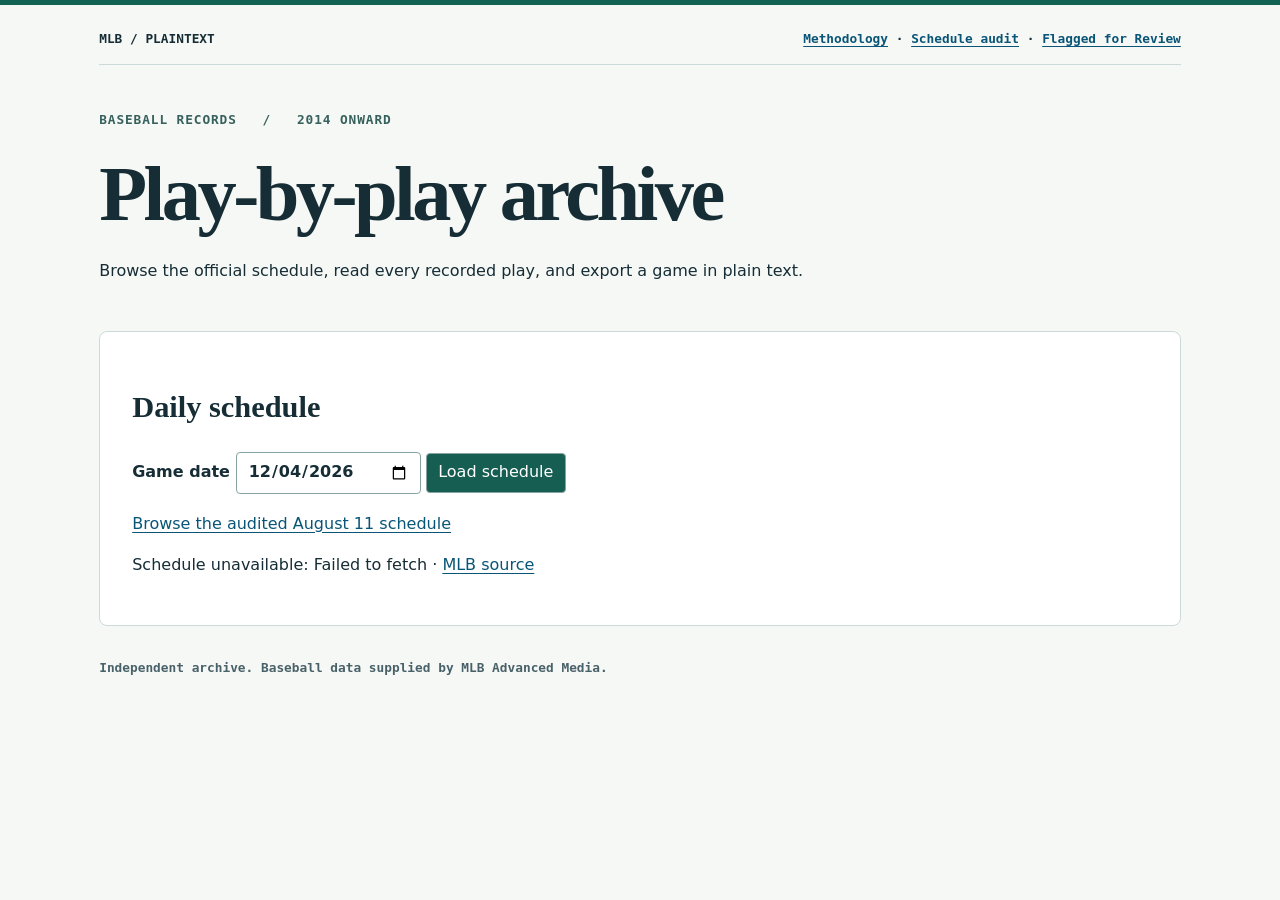
<file: index.html>
<!doctype html>
<html lang="en">
  <meta charset="utf-8" /><meta
    name="viewport"
    content="width=device-width,initial-scale=1"
  /><title>MLB Plaintext Archive</title
  ><link rel="canonical" href="./docs/" />
  <script>
    location.replace("./docs/" + location.search + location.hash);
  </script>
  <noscript><meta http-equiv="refresh" content="0;url=./docs/" /></noscript
  ><a href="./docs/">Open the MLB Plaintext Archive</a>
</html>
</file>
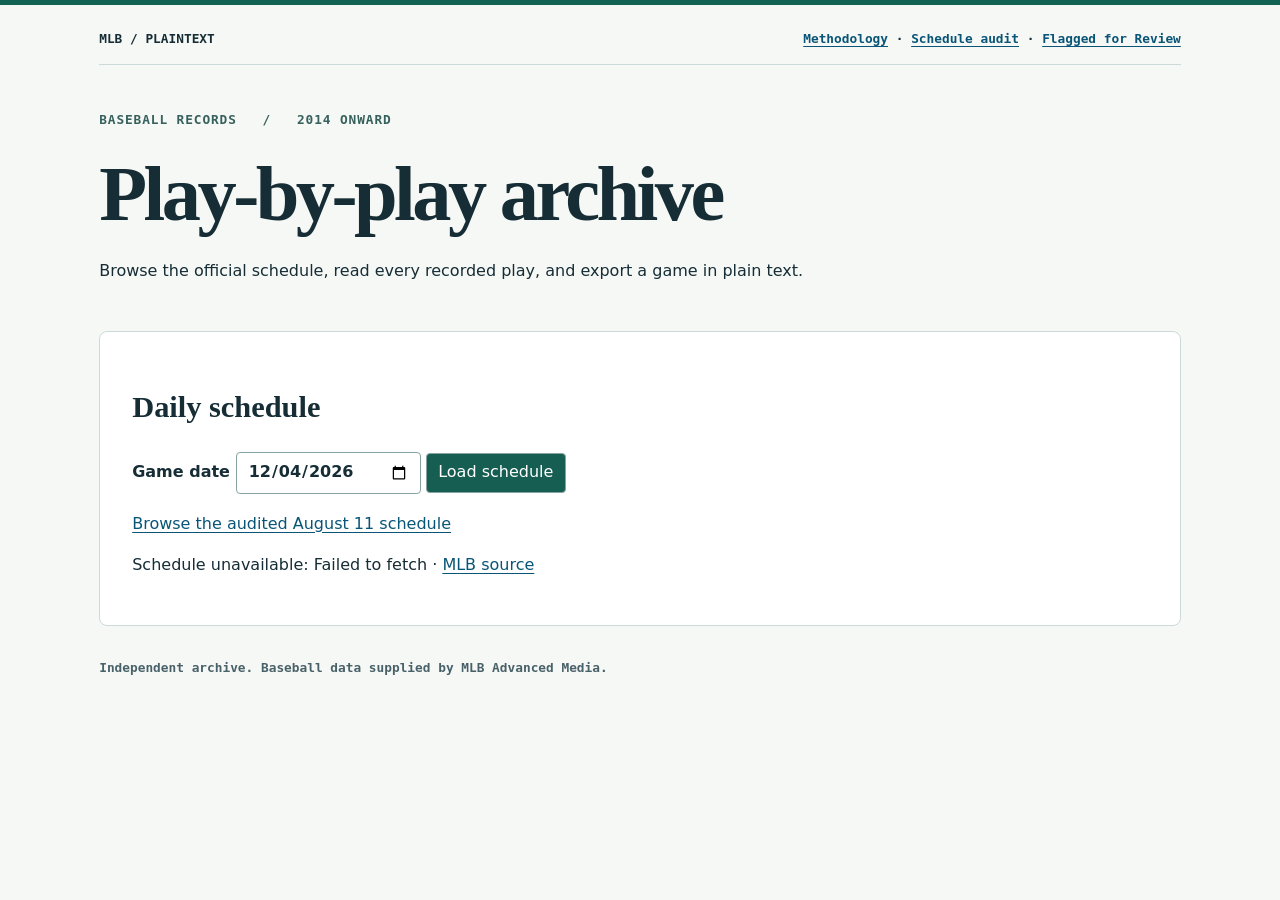
<file: docs/index.html>
<!doctype html>
<html lang="en">
  <head>
    <meta charset="utf-8" />
    <meta name="viewport" content="width=device-width,initial-scale=1" />
    <title>MLB Plaintext Archive</title>
    <link rel="stylesheet" href="style.css" />
    <script type="module" src="js/app.js"></script>
  </head>
  <body>
    <main>
      <nav>
        <strong>MLB / PLAINTEXT</strong
        ><span
          ><a href="methodology.html">Methodology</a> ·
          <a href="audit.html">Schedule audit</a> ·
          <a href="review.html">Flagged for Review</a></span
        >
      </nav>
      <header>
        <p class="label">Baseball records &nbsp; / &nbsp; 2014 onward</p>
        <h1>Play-by-play archive</h1>
        <p>
          Browse the official schedule, read every recorded play, and export a
          game in plain text.
        </p>
      </header>
      <section>
        <h2>Daily schedule</h2>
        <form id="schedule-form">
          <label
            >Game date <input required type="date" min="2014-01-01" id="date"
          /></label>
          <button>Load schedule</button>
        </form>
        <p>
          <a href="?date=2026-08-11">Browse the audited August 11 schedule</a>
        </p>
        <p id="status" role="status"></p>
        <div id="games"></div>
      </section>
      <section id="game" hidden>
        <h2 id="match"></h2>
        <p id="summary" role="status"></p>
        <div id="controls" hidden>
          <div id="tabs" aria-label="Game view"></div>
          <label id="filter"
            >Search plays
            <input
              id="search"
              type="search"
              placeholder="Description or player"
          /></label>
          <div id="content"></div>
          <h3>Download this feed</h3>
          <div id="exports"></div>
          <small id="notice"></small>
        </div>
      </section>
      <footer>
        Independent archive. Baseball data supplied by MLB Advanced Media.
      </footer>
    </main>
  </body>
</html>
</file>
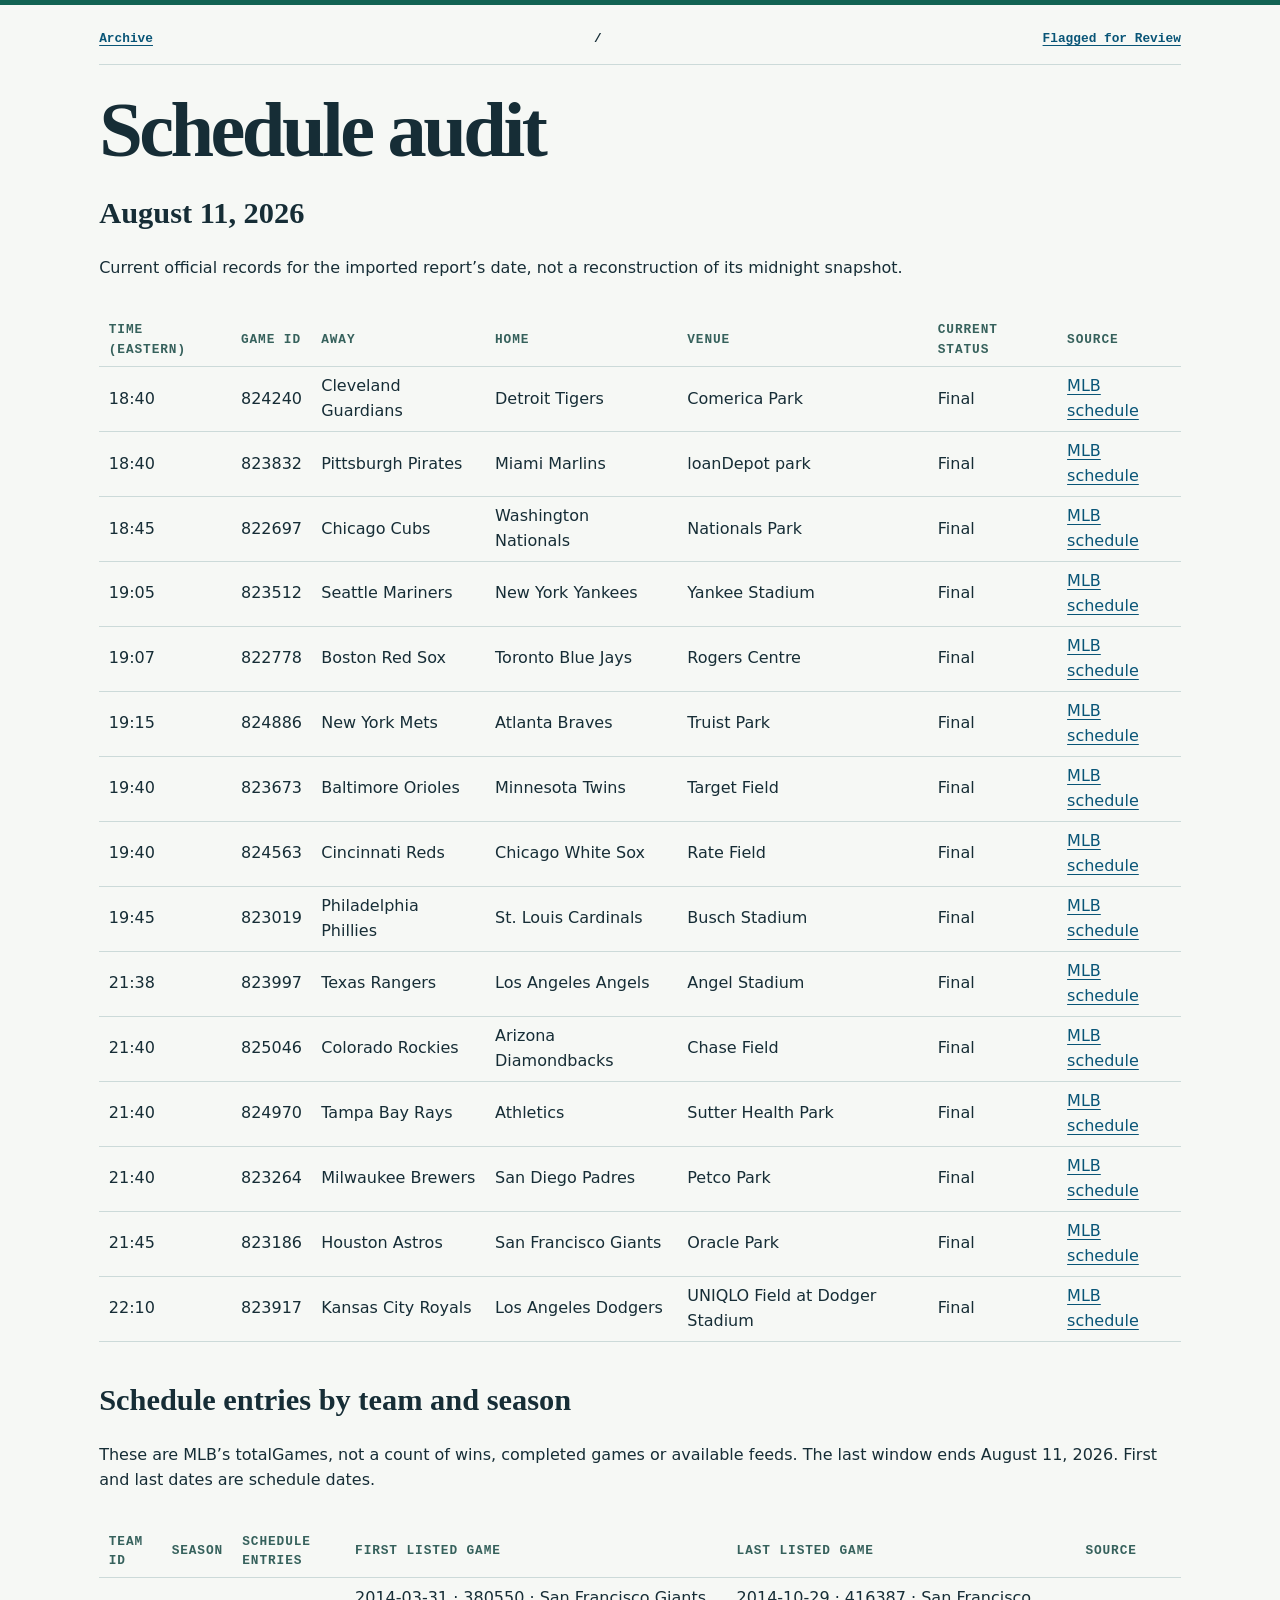
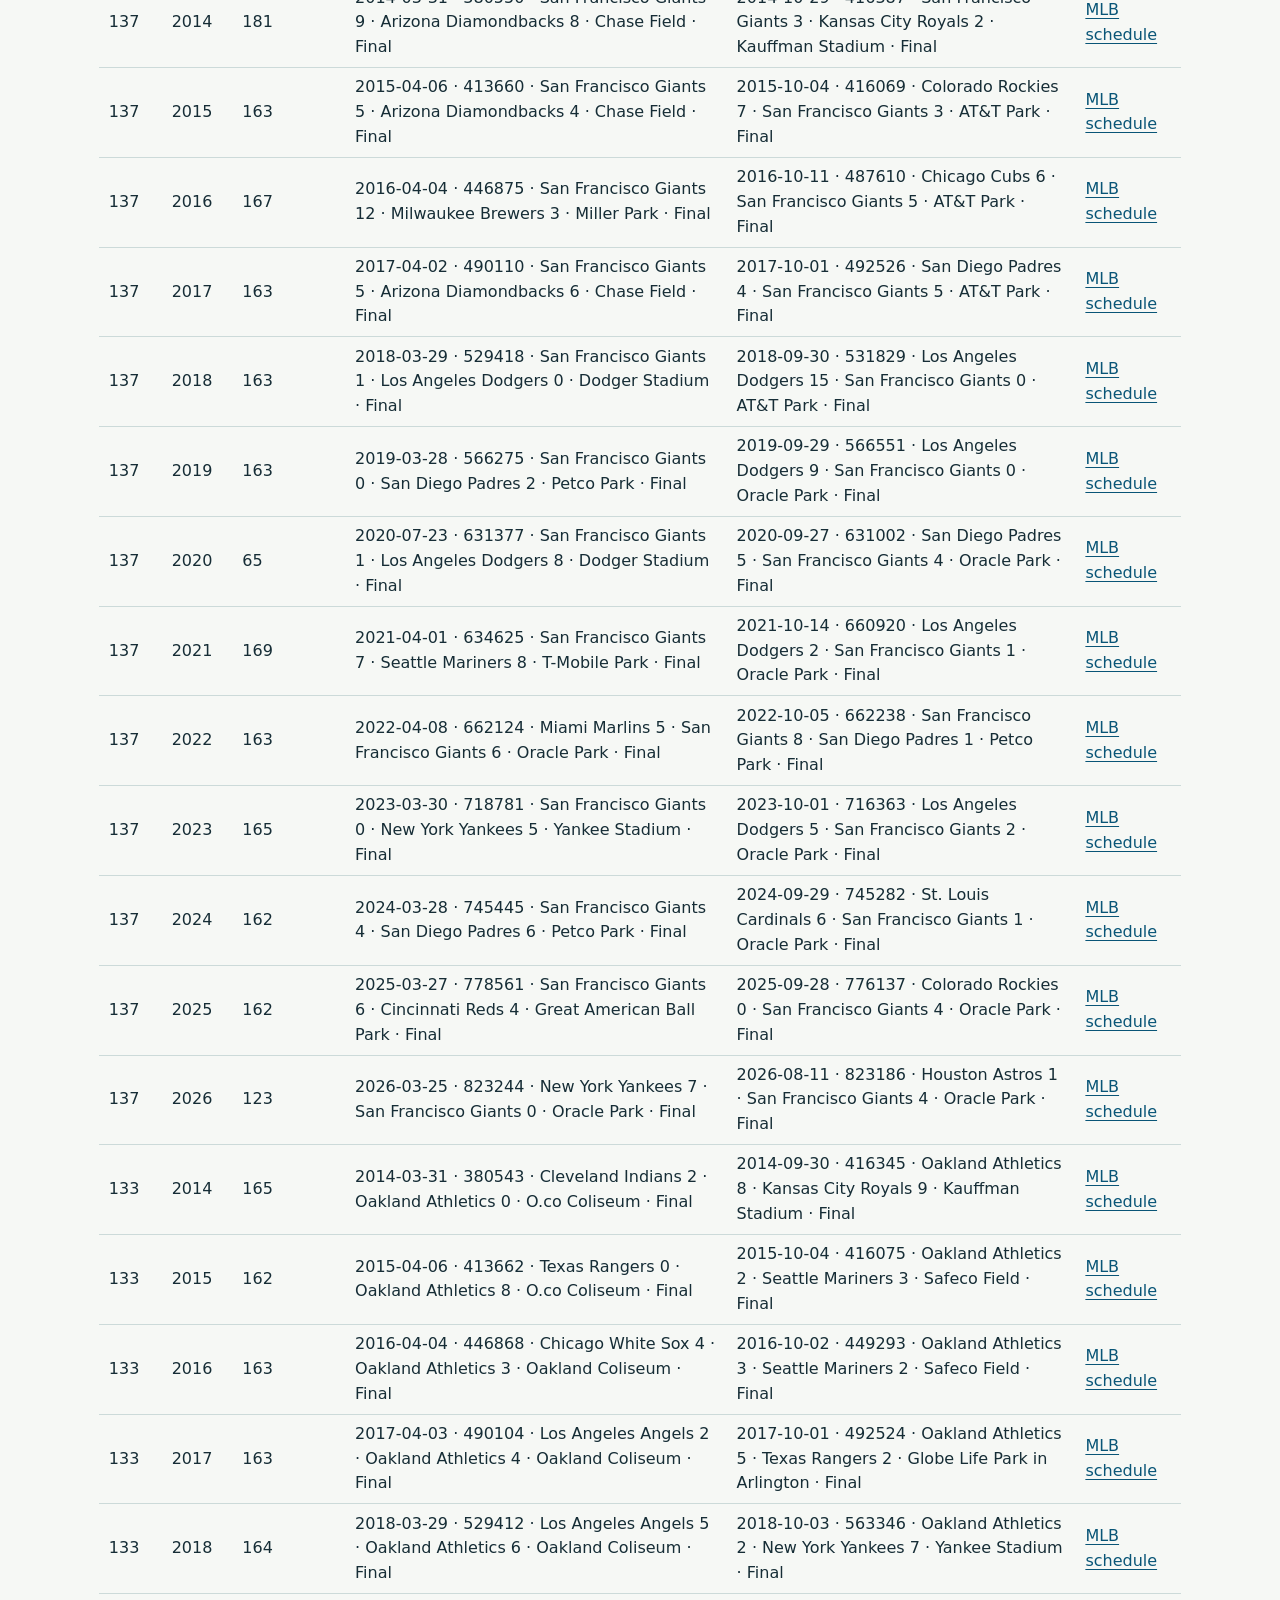
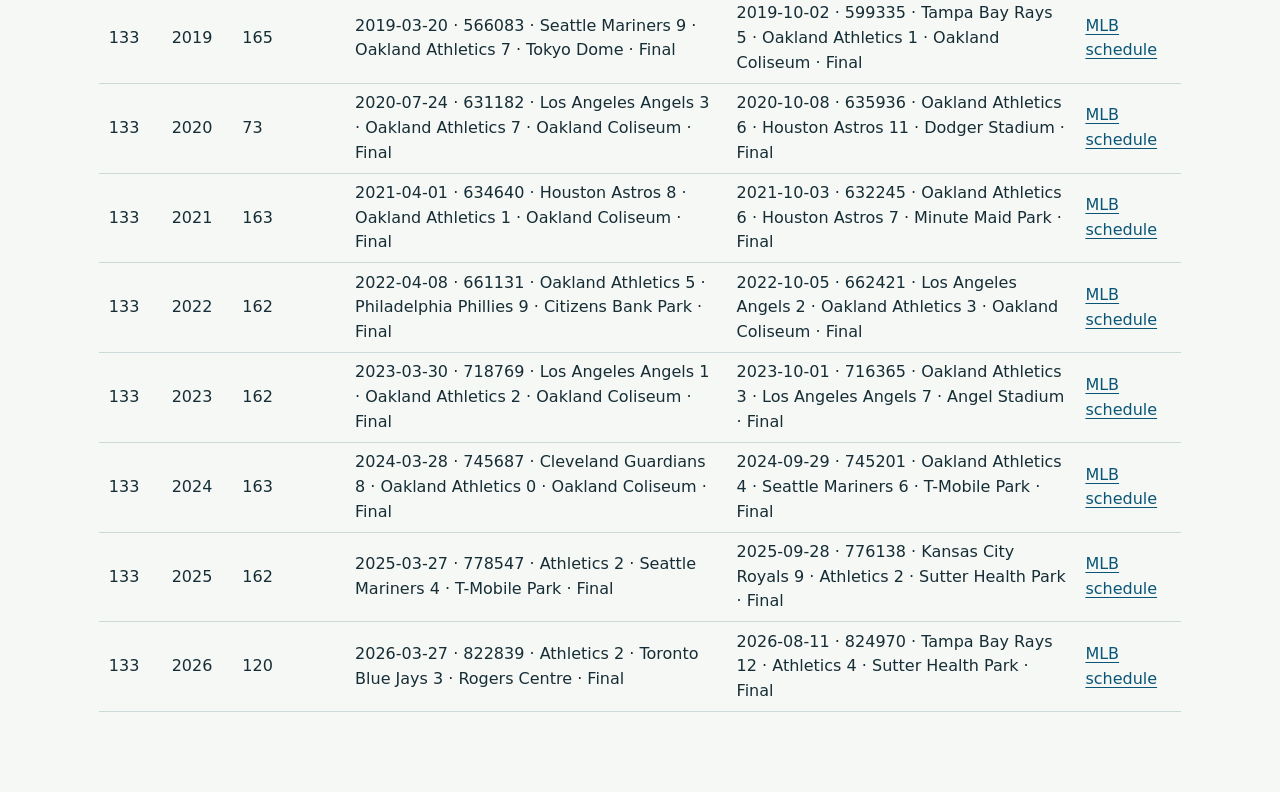
<file: docs/audit.html>
<!doctype html><html lang="en"><meta charset="utf-8"><meta name="viewport" content="width=device-width,initial-scale=1"><title>Schedule audit · MLB Plaintext</title><link rel="stylesheet" href="style.css"><main><nav><a href="./">Archive</a> / <a href="review.html">Flagged for Review</a></nav><h1>Schedule audit</h1><h2>August 11, 2026</h2><p>Current official records for the imported report’s date, not a reconstruction of its midnight snapshot.</p><div class="scroll"><table><thead><tr><th>Time (Eastern)</th><th>Game ID</th><th>Away</th><th>Home</th><th>Venue</th><th>Current status</th><th>Source</th></tr></thead><tbody>
<tr><td>18:40</td><td>824240</td><td>Cleveland Guardians</td><td>Detroit Tigers</td><td>Comerica Park</td><td>Final</td><td><a href="https://statsapi.mlb.com/api/v1/schedule?sportId=1&amp;gameTypes=R,F,D,L,W&amp;date=2026-08-11">MLB schedule</a></td></tr>
<tr><td>18:40</td><td>823832</td><td>Pittsburgh Pirates</td><td>Miami Marlins</td><td>loanDepot park</td><td>Final</td><td><a href="https://statsapi.mlb.com/api/v1/schedule?sportId=1&amp;gameTypes=R,F,D,L,W&amp;date=2026-08-11">MLB schedule</a></td></tr>
<tr><td>18:45</td><td>822697</td><td>Chicago Cubs</td><td>Washington Nationals</td><td>Nationals Park</td><td>Final</td><td><a href="https://statsapi.mlb.com/api/v1/schedule?sportId=1&amp;gameTypes=R,F,D,L,W&amp;date=2026-08-11">MLB schedule</a></td></tr>
<tr><td>19:05</td><td>823512</td><td>Seattle Mariners</td><td>New York Yankees</td><td>Yankee Stadium</td><td>Final</td><td><a href="https://statsapi.mlb.com/api/v1/schedule?sportId=1&amp;gameTypes=R,F,D,L,W&amp;date=2026-08-11">MLB schedule</a></td></tr>
<tr><td>19:07</td><td>822778</td><td>Boston Red Sox</td><td>Toronto Blue Jays</td><td>Rogers Centre</td><td>Final</td><td><a href="https://statsapi.mlb.com/api/v1/schedule?sportId=1&amp;gameTypes=R,F,D,L,W&amp;date=2026-08-11">MLB schedule</a></td></tr>
<tr><td>19:15</td><td>824886</td><td>New York Mets</td><td>Atlanta Braves</td><td>Truist Park</td><td>Final</td><td><a href="https://statsapi.mlb.com/api/v1/schedule?sportId=1&amp;gameTypes=R,F,D,L,W&amp;date=2026-08-11">MLB schedule</a></td></tr>
<tr><td>19:40</td><td>823673</td><td>Baltimore Orioles</td><td>Minnesota Twins</td><td>Target Field</td><td>Final</td><td><a href="https://statsapi.mlb.com/api/v1/schedule?sportId=1&amp;gameTypes=R,F,D,L,W&amp;date=2026-08-11">MLB schedule</a></td></tr>
<tr><td>19:40</td><td>824563</td><td>Cincinnati Reds</td><td>Chicago White Sox</td><td>Rate Field</td><td>Final</td><td><a href="https://statsapi.mlb.com/api/v1/schedule?sportId=1&amp;gameTypes=R,F,D,L,W&amp;date=2026-08-11">MLB schedule</a></td></tr>
<tr><td>19:45</td><td>823019</td><td>Philadelphia Phillies</td><td>St. Louis Cardinals</td><td>Busch Stadium</td><td>Final</td><td><a href="https://statsapi.mlb.com/api/v1/schedule?sportId=1&amp;gameTypes=R,F,D,L,W&amp;date=2026-08-11">MLB schedule</a></td></tr>
<tr><td>21:38</td><td>823997</td><td>Texas Rangers</td><td>Los Angeles Angels</td><td>Angel Stadium</td><td>Final</td><td><a href="https://statsapi.mlb.com/api/v1/schedule?sportId=1&amp;gameTypes=R,F,D,L,W&amp;date=2026-08-11">MLB schedule</a></td></tr>
<tr><td>21:40</td><td>825046</td><td>Colorado Rockies</td><td>Arizona Diamondbacks</td><td>Chase Field</td><td>Final</td><td><a href="https://statsapi.mlb.com/api/v1/schedule?sportId=1&amp;gameTypes=R,F,D,L,W&amp;date=2026-08-11">MLB schedule</a></td></tr>
<tr><td>21:40</td><td>824970</td><td>Tampa Bay Rays</td><td>Athletics</td><td>Sutter Health Park</td><td>Final</td><td><a href="https://statsapi.mlb.com/api/v1/schedule?sportId=1&amp;gameTypes=R,F,D,L,W&amp;date=2026-08-11">MLB schedule</a></td></tr>
<tr><td>21:40</td><td>823264</td><td>Milwaukee Brewers</td><td>San Diego Padres</td><td>Petco Park</td><td>Final</td><td><a href="https://statsapi.mlb.com/api/v1/schedule?sportId=1&amp;gameTypes=R,F,D,L,W&amp;date=2026-08-11">MLB schedule</a></td></tr>
<tr><td>21:45</td><td>823186</td><td>Houston Astros</td><td>San Francisco Giants</td><td>Oracle Park</td><td>Final</td><td><a href="https://statsapi.mlb.com/api/v1/schedule?sportId=1&amp;gameTypes=R,F,D,L,W&amp;date=2026-08-11">MLB schedule</a></td></tr>
<tr><td>22:10</td><td>823917</td><td>Kansas City Royals</td><td>Los Angeles Dodgers</td><td>UNIQLO Field at Dodger Stadium</td><td>Final</td><td><a href="https://statsapi.mlb.com/api/v1/schedule?sportId=1&amp;gameTypes=R,F,D,L,W&amp;date=2026-08-11">MLB schedule</a></td></tr>
</tbody></table></div><h2>Schedule entries by team and season</h2><p>These are MLB’s totalGames, not a count of wins, completed games or available feeds. The last window ends August 11, 2026. First and last dates are schedule dates.</p><div class="scroll"><table><thead><tr><th>Team ID</th><th>Season</th><th>Schedule entries</th><th>First listed game</th><th>Last listed game</th><th>Source</th></tr></thead><tbody>
<tr><td>137</td><td>2014</td><td>181</td><td>2014-03-31 · 380550 · San Francisco Giants 9 · Arizona Diamondbacks 8 · Chase Field · Final</td><td>2014-10-29 · 416387 · San Francisco Giants 3 · Kansas City Royals 2 · Kauffman Stadium · Final</td><td><a href="https://statsapi.mlb.com/api/v1/schedule?sportId=1&amp;gameTypes=R,F,D,L,W&amp;teamId=137&amp;startDate=2014-01-01&amp;endDate=2014-12-31&amp;fields=copyright,totalGames,dates,date,games,gamePk,officialDate,status,detailedState,teams,away,home,team,name,score,venue">MLB schedule</a></td></tr>
<tr><td>137</td><td>2015</td><td>163</td><td>2015-04-06 · 413660 · San Francisco Giants 5 · Arizona Diamondbacks 4 · Chase Field · Final</td><td>2015-10-04 · 416069 · Colorado Rockies 7 · San Francisco Giants 3 · AT&amp;T Park · Final</td><td><a href="https://statsapi.mlb.com/api/v1/schedule?sportId=1&amp;gameTypes=R,F,D,L,W&amp;teamId=137&amp;startDate=2015-01-01&amp;endDate=2015-12-31&amp;fields=copyright,totalGames,dates,date,games,gamePk,officialDate,status,detailedState,teams,away,home,team,name,score,venue">MLB schedule</a></td></tr>
<tr><td>137</td><td>2016</td><td>167</td><td>2016-04-04 · 446875 · San Francisco Giants 12 · Milwaukee Brewers 3 · Miller Park · Final</td><td>2016-10-11 · 487610 · Chicago Cubs 6 · San Francisco Giants 5 · AT&amp;T Park · Final</td><td><a href="https://statsapi.mlb.com/api/v1/schedule?sportId=1&amp;gameTypes=R,F,D,L,W&amp;teamId=137&amp;startDate=2016-01-01&amp;endDate=2016-12-31&amp;fields=copyright,totalGames,dates,date,games,gamePk,officialDate,status,detailedState,teams,away,home,team,name,score,venue">MLB schedule</a></td></tr>
<tr><td>137</td><td>2017</td><td>163</td><td>2017-04-02 · 490110 · San Francisco Giants 5 · Arizona Diamondbacks 6 · Chase Field · Final</td><td>2017-10-01 · 492526 · San Diego Padres 4 · San Francisco Giants 5 · AT&amp;T Park · Final</td><td><a href="https://statsapi.mlb.com/api/v1/schedule?sportId=1&amp;gameTypes=R,F,D,L,W&amp;teamId=137&amp;startDate=2017-01-01&amp;endDate=2017-12-31&amp;fields=copyright,totalGames,dates,date,games,gamePk,officialDate,status,detailedState,teams,away,home,team,name,score,venue">MLB schedule</a></td></tr>
<tr><td>137</td><td>2018</td><td>163</td><td>2018-03-29 · 529418 · San Francisco Giants 1 · Los Angeles Dodgers 0 · Dodger Stadium · Final</td><td>2018-09-30 · 531829 · Los Angeles Dodgers 15 · San Francisco Giants 0 · AT&amp;T Park · Final</td><td><a href="https://statsapi.mlb.com/api/v1/schedule?sportId=1&amp;gameTypes=R,F,D,L,W&amp;teamId=137&amp;startDate=2018-01-01&amp;endDate=2018-12-31&amp;fields=copyright,totalGames,dates,date,games,gamePk,officialDate,status,detailedState,teams,away,home,team,name,score,venue">MLB schedule</a></td></tr>
<tr><td>137</td><td>2019</td><td>163</td><td>2019-03-28 · 566275 · San Francisco Giants 0 · San Diego Padres 2 · Petco Park · Final</td><td>2019-09-29 · 566551 · Los Angeles Dodgers 9 · San Francisco Giants 0 · Oracle Park · Final</td><td><a href="https://statsapi.mlb.com/api/v1/schedule?sportId=1&amp;gameTypes=R,F,D,L,W&amp;teamId=137&amp;startDate=2019-01-01&amp;endDate=2019-12-31&amp;fields=copyright,totalGames,dates,date,games,gamePk,officialDate,status,detailedState,teams,away,home,team,name,score,venue">MLB schedule</a></td></tr>
<tr><td>137</td><td>2020</td><td>65</td><td>2020-07-23 · 631377 · San Francisco Giants 1 · Los Angeles Dodgers 8 · Dodger Stadium · Final</td><td>2020-09-27 · 631002 · San Diego Padres 5 · San Francisco Giants 4 · Oracle Park · Final</td><td><a href="https://statsapi.mlb.com/api/v1/schedule?sportId=1&amp;gameTypes=R,F,D,L,W&amp;teamId=137&amp;startDate=2020-01-01&amp;endDate=2020-12-31&amp;fields=copyright,totalGames,dates,date,games,gamePk,officialDate,status,detailedState,teams,away,home,team,name,score,venue">MLB schedule</a></td></tr>
<tr><td>137</td><td>2021</td><td>169</td><td>2021-04-01 · 634625 · San Francisco Giants 7 · Seattle Mariners 8 · T-Mobile Park · Final</td><td>2021-10-14 · 660920 · Los Angeles Dodgers 2 · San Francisco Giants 1 · Oracle Park · Final</td><td><a href="https://statsapi.mlb.com/api/v1/schedule?sportId=1&amp;gameTypes=R,F,D,L,W&amp;teamId=137&amp;startDate=2021-01-01&amp;endDate=2021-12-31&amp;fields=copyright,totalGames,dates,date,games,gamePk,officialDate,status,detailedState,teams,away,home,team,name,score,venue">MLB schedule</a></td></tr>
<tr><td>137</td><td>2022</td><td>163</td><td>2022-04-08 · 662124 · Miami Marlins 5 · San Francisco Giants 6 · Oracle Park · Final</td><td>2022-10-05 · 662238 · San Francisco Giants 8 · San Diego Padres 1 · Petco Park · Final</td><td><a href="https://statsapi.mlb.com/api/v1/schedule?sportId=1&amp;gameTypes=R,F,D,L,W&amp;teamId=137&amp;startDate=2022-01-01&amp;endDate=2022-12-31&amp;fields=copyright,totalGames,dates,date,games,gamePk,officialDate,status,detailedState,teams,away,home,team,name,score,venue">MLB schedule</a></td></tr>
<tr><td>137</td><td>2023</td><td>165</td><td>2023-03-30 · 718781 · San Francisco Giants 0 · New York Yankees 5 · Yankee Stadium · Final</td><td>2023-10-01 · 716363 · Los Angeles Dodgers 5 · San Francisco Giants 2 · Oracle Park · Final</td><td><a href="https://statsapi.mlb.com/api/v1/schedule?sportId=1&amp;gameTypes=R,F,D,L,W&amp;teamId=137&amp;startDate=2023-01-01&amp;endDate=2023-12-31&amp;fields=copyright,totalGames,dates,date,games,gamePk,officialDate,status,detailedState,teams,away,home,team,name,score,venue">MLB schedule</a></td></tr>
<tr><td>137</td><td>2024</td><td>162</td><td>2024-03-28 · 745445 · San Francisco Giants 4 · San Diego Padres 6 · Petco Park · Final</td><td>2024-09-29 · 745282 · St. Louis Cardinals 6 · San Francisco Giants 1 · Oracle Park · Final</td><td><a href="https://statsapi.mlb.com/api/v1/schedule?sportId=1&amp;gameTypes=R,F,D,L,W&amp;teamId=137&amp;startDate=2024-01-01&amp;endDate=2024-12-31&amp;fields=copyright,totalGames,dates,date,games,gamePk,officialDate,status,detailedState,teams,away,home,team,name,score,venue">MLB schedule</a></td></tr>
<tr><td>137</td><td>2025</td><td>162</td><td>2025-03-27 · 778561 · San Francisco Giants 6 · Cincinnati Reds 4 · Great American Ball Park · Final</td><td>2025-09-28 · 776137 · Colorado Rockies 0 · San Francisco Giants 4 · Oracle Park · Final</td><td><a href="https://statsapi.mlb.com/api/v1/schedule?sportId=1&amp;gameTypes=R,F,D,L,W&amp;teamId=137&amp;startDate=2025-01-01&amp;endDate=2025-12-31&amp;fields=copyright,totalGames,dates,date,games,gamePk,officialDate,status,detailedState,teams,away,home,team,name,score,venue">MLB schedule</a></td></tr>
<tr><td>137</td><td>2026</td><td>123</td><td>2026-03-25 · 823244 · New York Yankees 7 · San Francisco Giants 0 · Oracle Park · Final</td><td>2026-08-11 · 823186 · Houston Astros 1 · San Francisco Giants 4 · Oracle Park · Final</td><td><a href="https://statsapi.mlb.com/api/v1/schedule?sportId=1&amp;gameTypes=R,F,D,L,W&amp;teamId=137&amp;startDate=2026-01-01&amp;endDate=2026-08-11&amp;fields=copyright,totalGames,dates,date,games,gamePk,officialDate,status,detailedState,teams,away,home,team,name,score,venue">MLB schedule</a></td></tr>
<tr><td>133</td><td>2014</td><td>165</td><td>2014-03-31 · 380543 · Cleveland Indians 2 · Oakland Athletics 0 · O.co Coliseum · Final</td><td>2014-09-30 · 416345 · Oakland Athletics 8 · Kansas City Royals 9 · Kauffman Stadium · Final</td><td><a href="https://statsapi.mlb.com/api/v1/schedule?sportId=1&amp;gameTypes=R,F,D,L,W&amp;teamId=133&amp;startDate=2014-01-01&amp;endDate=2014-12-31&amp;fields=copyright,totalGames,dates,date,games,gamePk,officialDate,status,detailedState,teams,away,home,team,name,score,venue">MLB schedule</a></td></tr>
<tr><td>133</td><td>2015</td><td>162</td><td>2015-04-06 · 413662 · Texas Rangers 0 · Oakland Athletics 8 · O.co Coliseum · Final</td><td>2015-10-04 · 416075 · Oakland Athletics 2 · Seattle Mariners 3 · Safeco Field · Final</td><td><a href="https://statsapi.mlb.com/api/v1/schedule?sportId=1&amp;gameTypes=R,F,D,L,W&amp;teamId=133&amp;startDate=2015-01-01&amp;endDate=2015-12-31&amp;fields=copyright,totalGames,dates,date,games,gamePk,officialDate,status,detailedState,teams,away,home,team,name,score,venue">MLB schedule</a></td></tr>
<tr><td>133</td><td>2016</td><td>163</td><td>2016-04-04 · 446868 · Chicago White Sox 4 · Oakland Athletics 3 · Oakland Coliseum · Final</td><td>2016-10-02 · 449293 · Oakland Athletics 3 · Seattle Mariners 2 · Safeco Field · Final</td><td><a href="https://statsapi.mlb.com/api/v1/schedule?sportId=1&amp;gameTypes=R,F,D,L,W&amp;teamId=133&amp;startDate=2016-01-01&amp;endDate=2016-12-31&amp;fields=copyright,totalGames,dates,date,games,gamePk,officialDate,status,detailedState,teams,away,home,team,name,score,venue">MLB schedule</a></td></tr>
<tr><td>133</td><td>2017</td><td>163</td><td>2017-04-03 · 490104 · Los Angeles Angels 2 · Oakland Athletics 4 · Oakland Coliseum · Final</td><td>2017-10-01 · 492524 · Oakland Athletics 5 · Texas Rangers 2 · Globe Life Park in Arlington · Final</td><td><a href="https://statsapi.mlb.com/api/v1/schedule?sportId=1&amp;gameTypes=R,F,D,L,W&amp;teamId=133&amp;startDate=2017-01-01&amp;endDate=2017-12-31&amp;fields=copyright,totalGames,dates,date,games,gamePk,officialDate,status,detailedState,teams,away,home,team,name,score,venue">MLB schedule</a></td></tr>
<tr><td>133</td><td>2018</td><td>164</td><td>2018-03-29 · 529412 · Los Angeles Angels 5 · Oakland Athletics 6 · Oakland Coliseum · Final</td><td>2018-10-03 · 563346 · Oakland Athletics 2 · New York Yankees 7 · Yankee Stadium · Final</td><td><a href="https://statsapi.mlb.com/api/v1/schedule?sportId=1&amp;gameTypes=R,F,D,L,W&amp;teamId=133&amp;startDate=2018-01-01&amp;endDate=2018-12-31&amp;fields=copyright,totalGames,dates,date,games,gamePk,officialDate,status,detailedState,teams,away,home,team,name,score,venue">MLB schedule</a></td></tr>
<tr><td>133</td><td>2019</td><td>165</td><td>2019-03-20 · 566083 · Seattle Mariners 9 · Oakland Athletics 7 · Tokyo Dome · Final</td><td>2019-10-02 · 599335 · Tampa Bay Rays 5 · Oakland Athletics 1 · Oakland Coliseum · Final</td><td><a href="https://statsapi.mlb.com/api/v1/schedule?sportId=1&amp;gameTypes=R,F,D,L,W&amp;teamId=133&amp;startDate=2019-01-01&amp;endDate=2019-12-31&amp;fields=copyright,totalGames,dates,date,games,gamePk,officialDate,status,detailedState,teams,away,home,team,name,score,venue">MLB schedule</a></td></tr>
<tr><td>133</td><td>2020</td><td>73</td><td>2020-07-24 · 631182 · Los Angeles Angels 3 · Oakland Athletics 7 · Oakland Coliseum · Final</td><td>2020-10-08 · 635936 · Oakland Athletics 6 · Houston Astros 11 · Dodger Stadium · Final</td><td><a href="https://statsapi.mlb.com/api/v1/schedule?sportId=1&amp;gameTypes=R,F,D,L,W&amp;teamId=133&amp;startDate=2020-01-01&amp;endDate=2020-12-31&amp;fields=copyright,totalGames,dates,date,games,gamePk,officialDate,status,detailedState,teams,away,home,team,name,score,venue">MLB schedule</a></td></tr>
<tr><td>133</td><td>2021</td><td>163</td><td>2021-04-01 · 634640 · Houston Astros 8 · Oakland Athletics 1 · Oakland Coliseum · Final</td><td>2021-10-03 · 632245 · Oakland Athletics 6 · Houston Astros 7 · Minute Maid Park · Final</td><td><a href="https://statsapi.mlb.com/api/v1/schedule?sportId=1&amp;gameTypes=R,F,D,L,W&amp;teamId=133&amp;startDate=2021-01-01&amp;endDate=2021-12-31&amp;fields=copyright,totalGames,dates,date,games,gamePk,officialDate,status,detailedState,teams,away,home,team,name,score,venue">MLB schedule</a></td></tr>
<tr><td>133</td><td>2022</td><td>162</td><td>2022-04-08 · 661131 · Oakland Athletics 5 · Philadelphia Phillies 9 · Citizens Bank Park · Final</td><td>2022-10-05 · 662421 · Los Angeles Angels 2 · Oakland Athletics 3 · Oakland Coliseum · Final</td><td><a href="https://statsapi.mlb.com/api/v1/schedule?sportId=1&amp;gameTypes=R,F,D,L,W&amp;teamId=133&amp;startDate=2022-01-01&amp;endDate=2022-12-31&amp;fields=copyright,totalGames,dates,date,games,gamePk,officialDate,status,detailedState,teams,away,home,team,name,score,venue">MLB schedule</a></td></tr>
<tr><td>133</td><td>2023</td><td>162</td><td>2023-03-30 · 718769 · Los Angeles Angels 1 · Oakland Athletics 2 · Oakland Coliseum · Final</td><td>2023-10-01 · 716365 · Oakland Athletics 3 · Los Angeles Angels 7 · Angel Stadium · Final</td><td><a href="https://statsapi.mlb.com/api/v1/schedule?sportId=1&amp;gameTypes=R,F,D,L,W&amp;teamId=133&amp;startDate=2023-01-01&amp;endDate=2023-12-31&amp;fields=copyright,totalGames,dates,date,games,gamePk,officialDate,status,detailedState,teams,away,home,team,name,score,venue">MLB schedule</a></td></tr>
<tr><td>133</td><td>2024</td><td>163</td><td>2024-03-28 · 745687 · Cleveland Guardians 8 · Oakland Athletics 0 · Oakland Coliseum · Final</td><td>2024-09-29 · 745201 · Oakland Athletics 4 · Seattle Mariners 6 · T-Mobile Park · Final</td><td><a href="https://statsapi.mlb.com/api/v1/schedule?sportId=1&amp;gameTypes=R,F,D,L,W&amp;teamId=133&amp;startDate=2024-01-01&amp;endDate=2024-12-31&amp;fields=copyright,totalGames,dates,date,games,gamePk,officialDate,status,detailedState,teams,away,home,team,name,score,venue">MLB schedule</a></td></tr>
<tr><td>133</td><td>2025</td><td>162</td><td>2025-03-27 · 778547 · Athletics 2 · Seattle Mariners 4 · T-Mobile Park · Final</td><td>2025-09-28 · 776138 · Kansas City Royals 9 · Athletics 2 · Sutter Health Park · Final</td><td><a href="https://statsapi.mlb.com/api/v1/schedule?sportId=1&amp;gameTypes=R,F,D,L,W&amp;teamId=133&amp;startDate=2025-01-01&amp;endDate=2025-12-31&amp;fields=copyright,totalGames,dates,date,games,gamePk,officialDate,status,detailedState,teams,away,home,team,name,score,venue">MLB schedule</a></td></tr>
<tr><td>133</td><td>2026</td><td>120</td><td>2026-03-27 · 822839 · Athletics 2 · Toronto Blue Jays 3 · Rogers Centre · Final</td><td>2026-08-11 · 824970 · Tampa Bay Rays 12 · Athletics 4 · Sutter Health Park · Final</td><td><a href="https://statsapi.mlb.com/api/v1/schedule?sportId=1&amp;gameTypes=R,F,D,L,W&amp;teamId=133&amp;startDate=2026-01-01&amp;endDate=2026-08-11&amp;fields=copyright,totalGames,dates,date,games,gamePk,officialDate,status,detailedState,teams,away,home,team,name,score,venue">MLB schedule</a></td></tr>
</tbody></table></div></main></html>
</file>
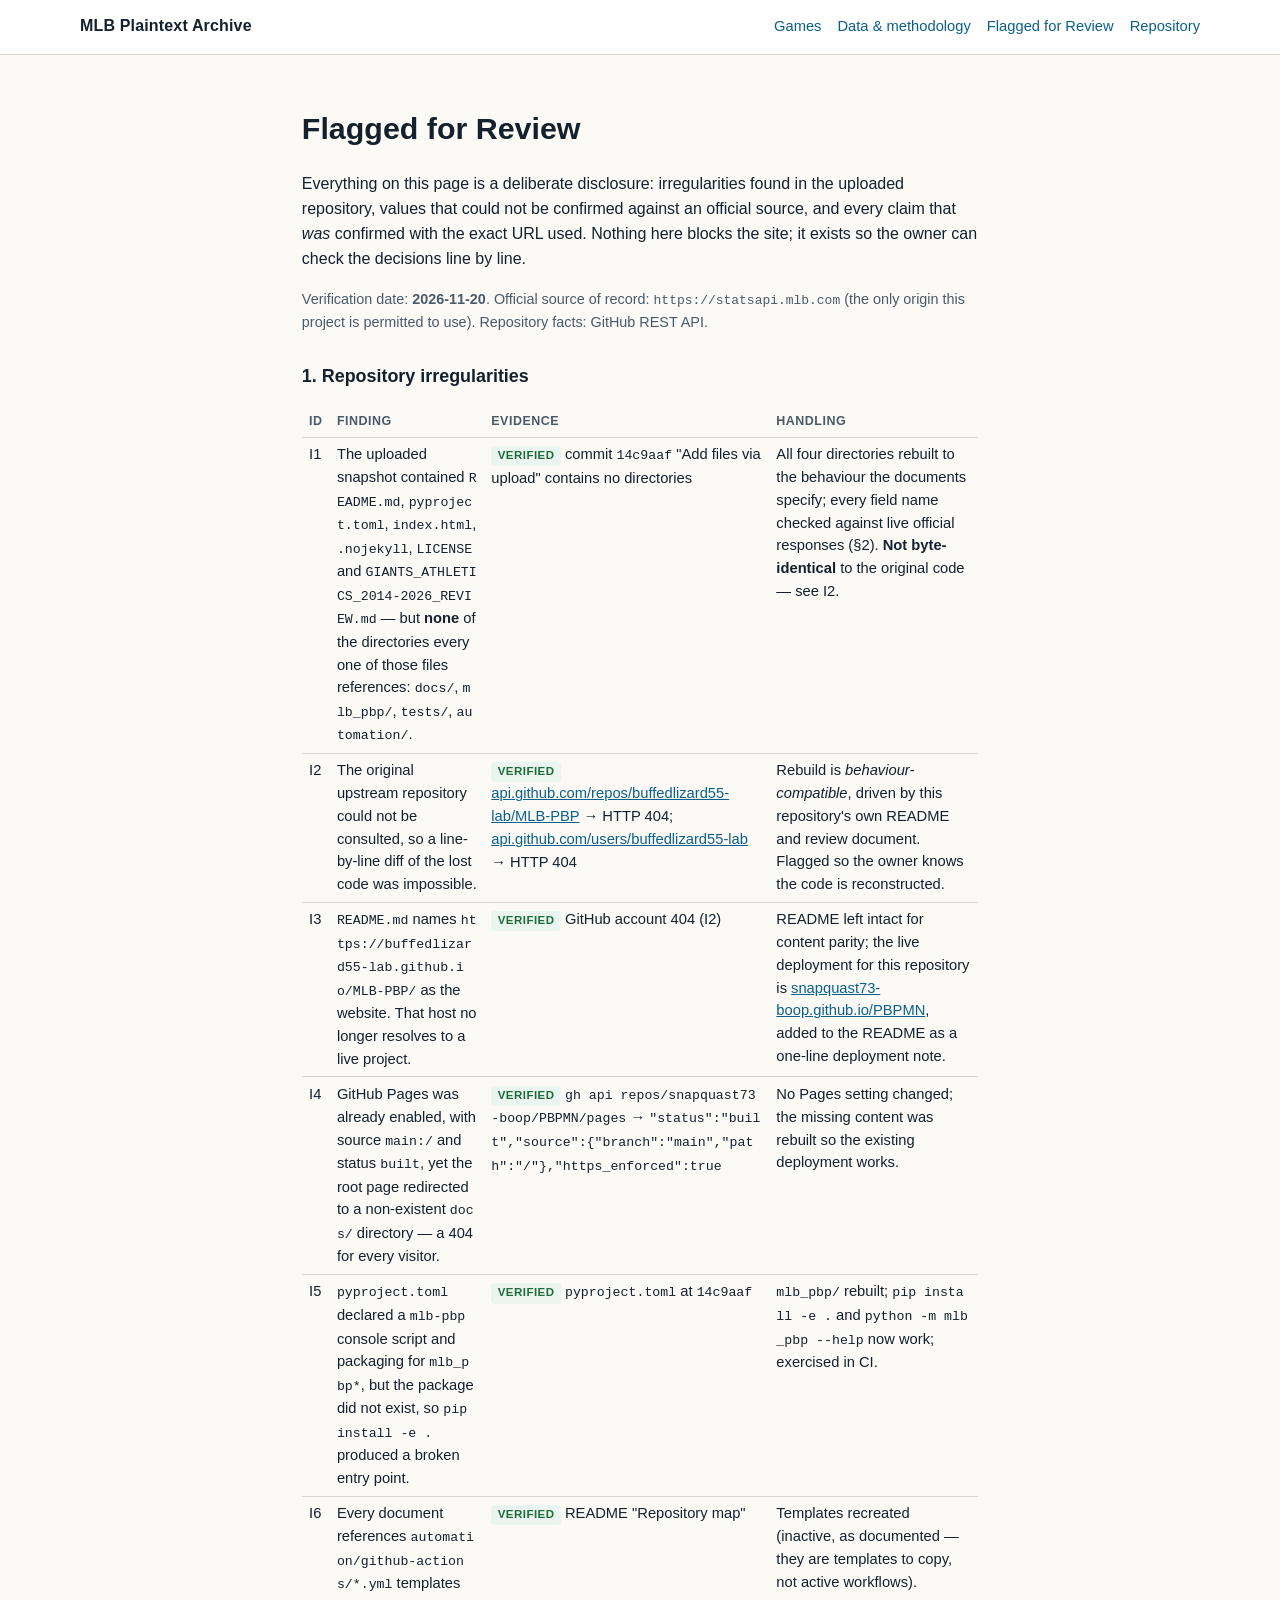
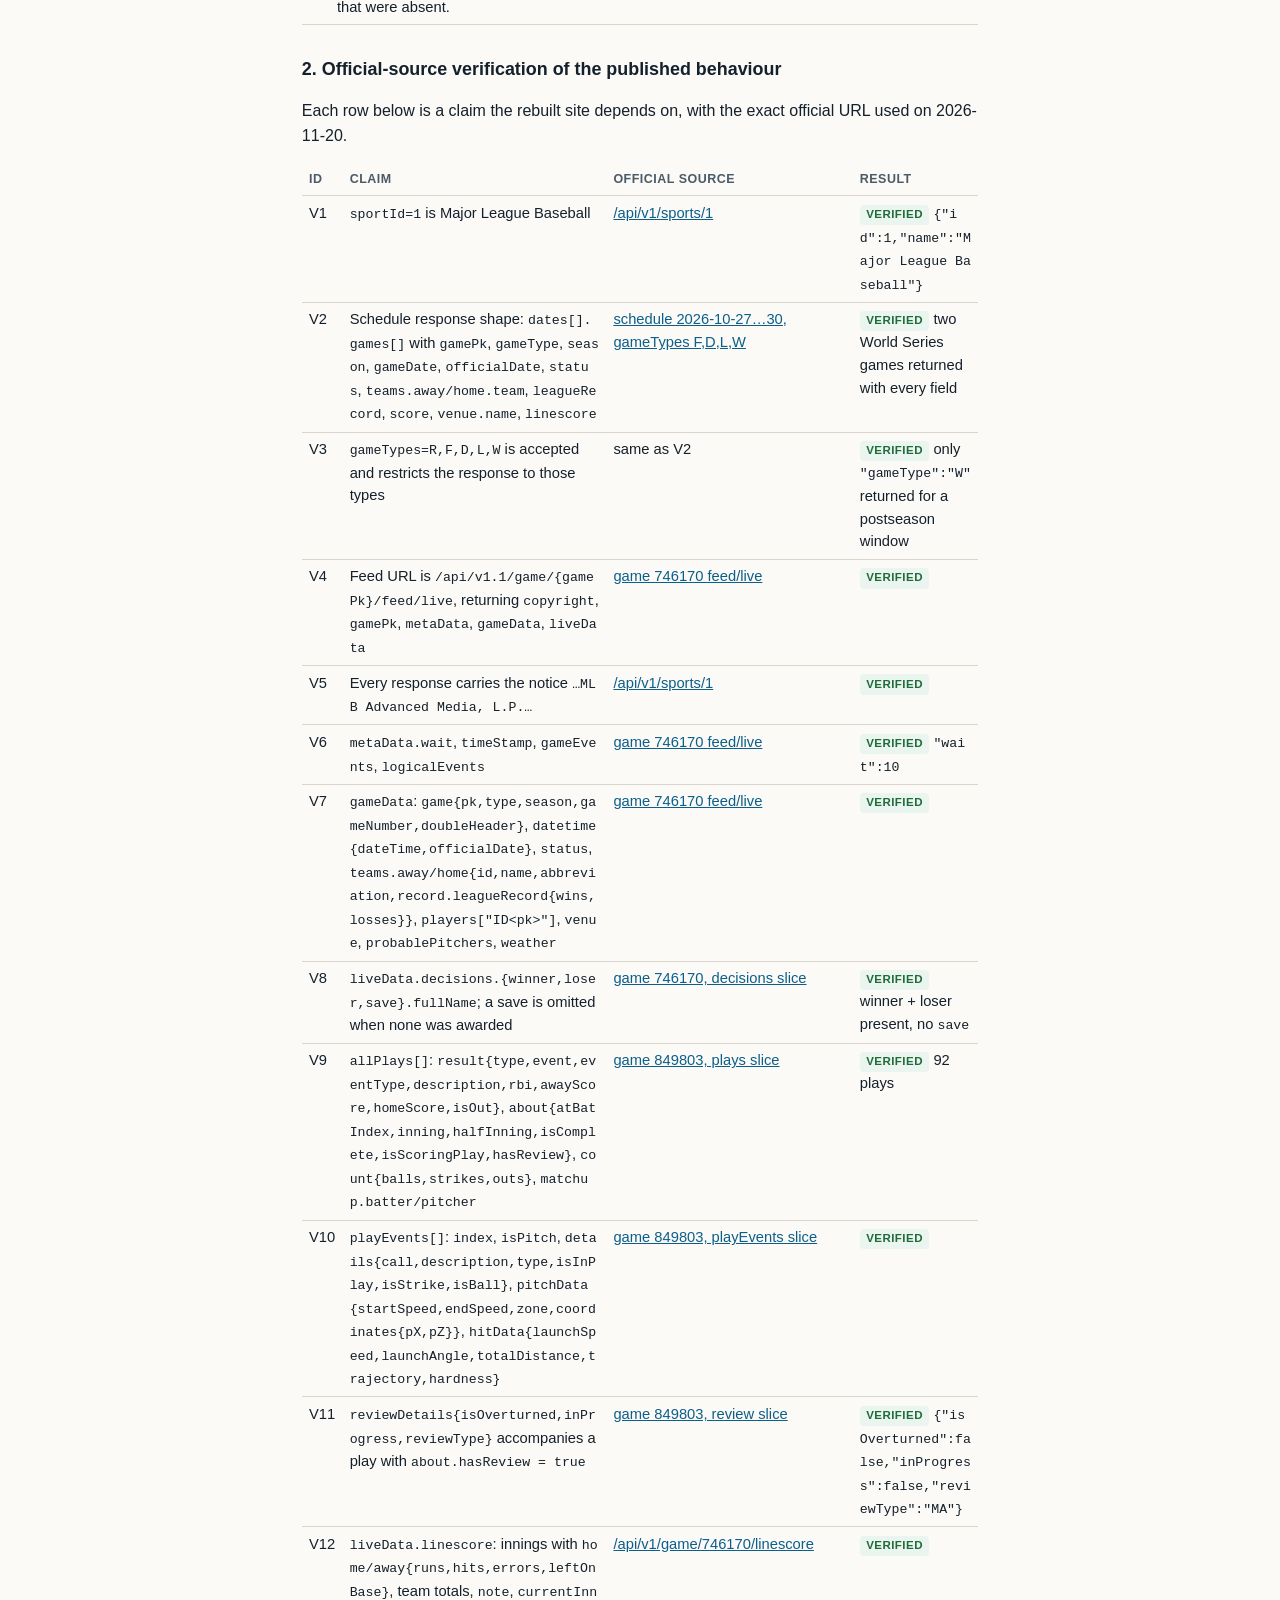
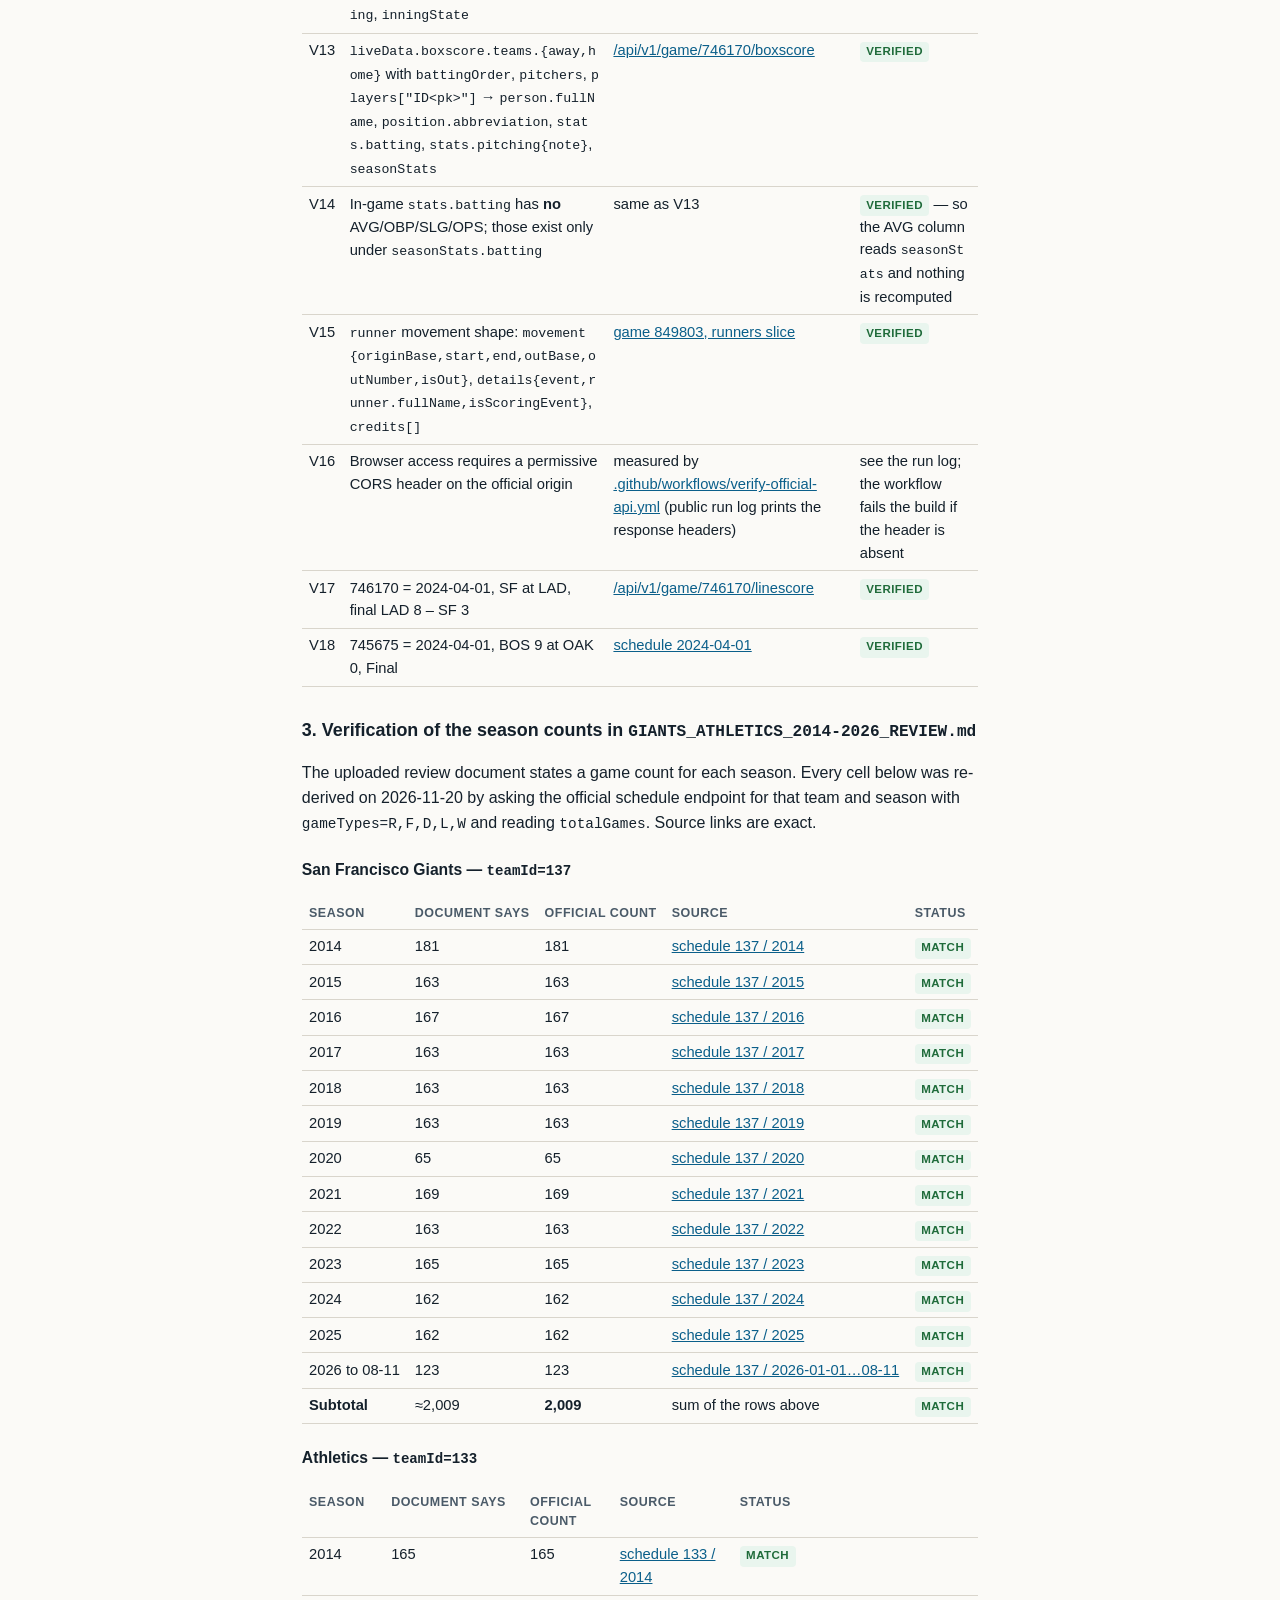
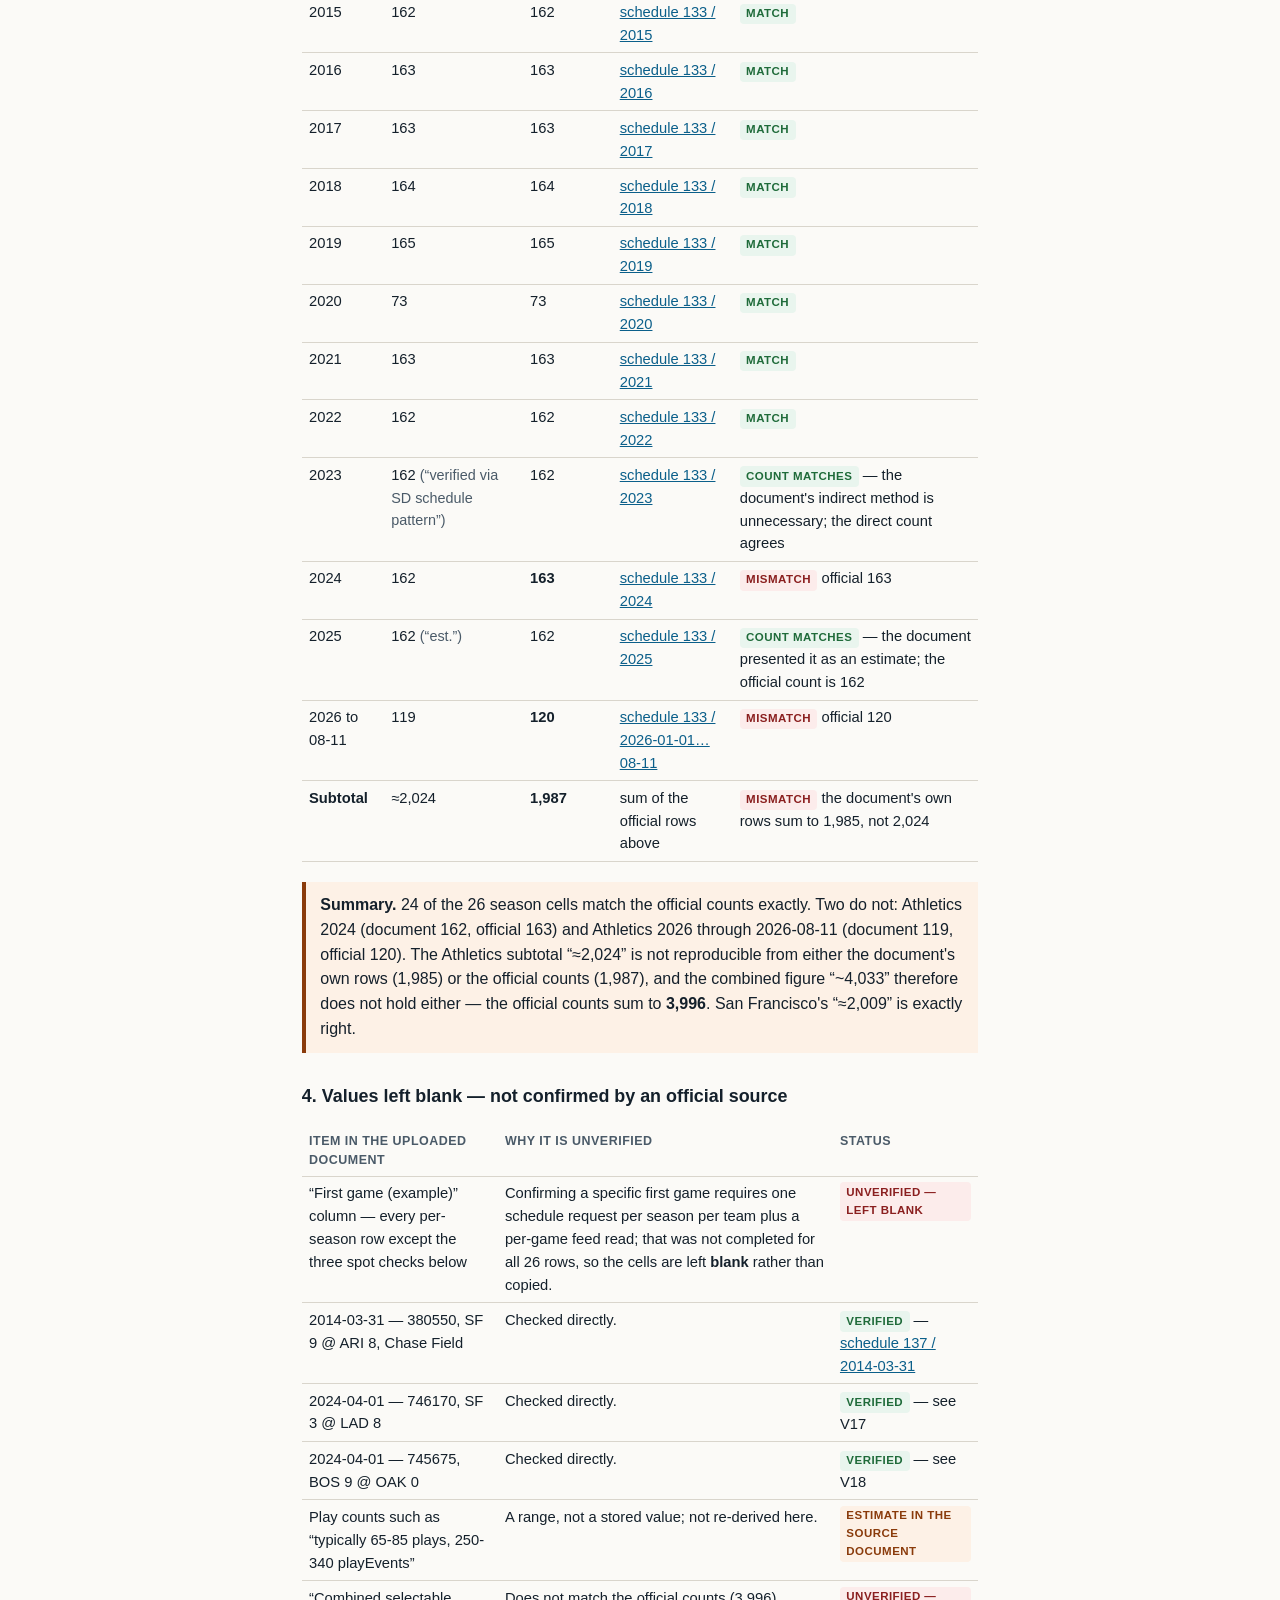
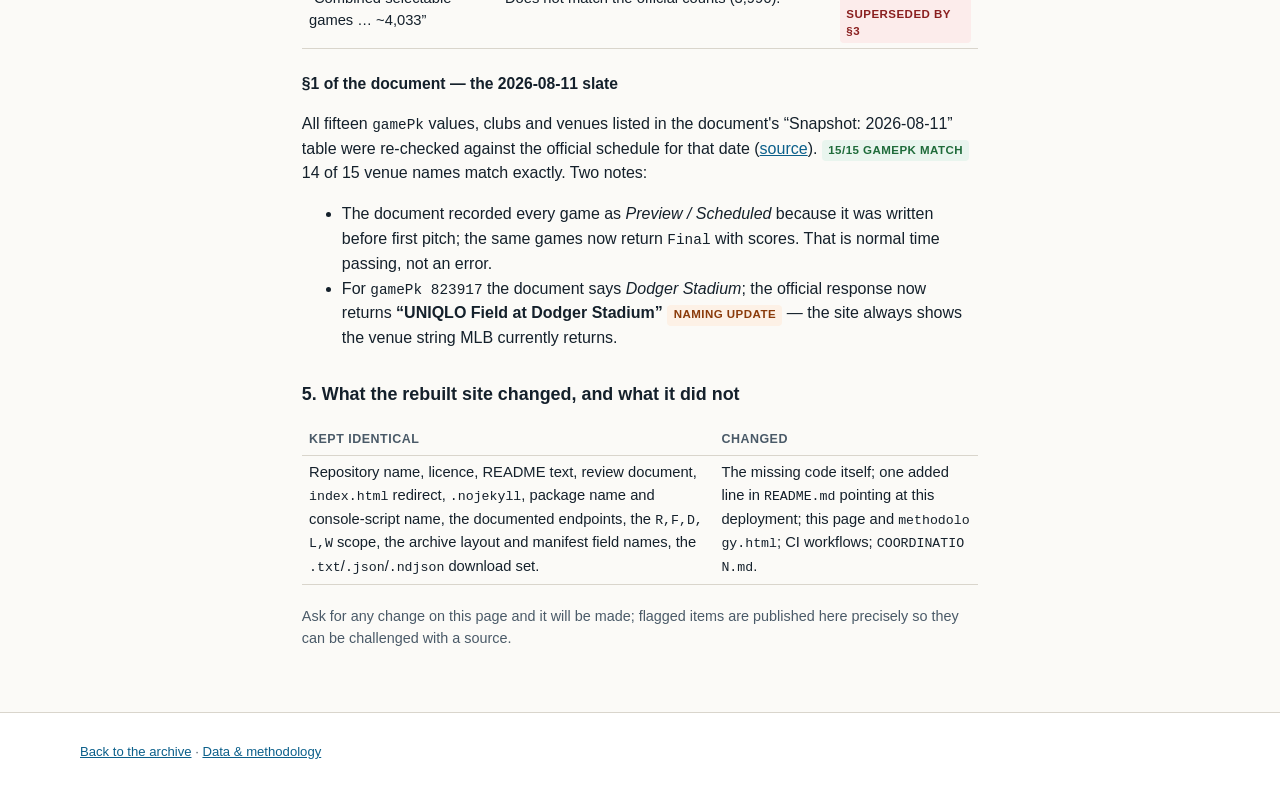
<file: docs/flagged.html>
<!DOCTYPE html>
<html lang="en">
<head>
  <meta charset="utf-8">
  <meta name="viewport" content="width=device-width, initial-scale=1">
  <title>Flagged for Review — MLB Plaintext Archive</title>
  <link rel="stylesheet" href="./css/app.css">
</head>
<body>
  <header class="site-header">
    <div class="wrap">
      <p class="brand"><a href="./">MLB Plaintext Archive</a></p>
      <nav class="site-nav">
        <a href="./">Games</a>
        <a href="./methodology.html">Data &amp; methodology</a>
        <a href="./flagged.html">Flagged for Review</a>
        <a href="https://github.com/snapquast73-boop/PBPMN" rel="noopener noreferrer">Repository</a>
      </nav>
    </div>
  </header>

  <main class="wrap doc">
    <h1>Flagged for Review</h1>

    <p>
      Everything on this page is a deliberate disclosure: irregularities found in the uploaded
      repository, values that could not be confirmed against an official source, and every
      claim that <em>was</em> confirmed with the exact URL used. Nothing here blocks the site;
      it exists so the owner can check the decisions line by line.
    </p>

    <p class="muted">
      Verification date: <strong>2026-11-20</strong>. Official source of record:
      <code>https://statsapi.mlb.com</code> (the only origin this project is permitted to use).
      Repository facts: GitHub REST API.
    </p>

    <h2>1. Repository irregularities</h2>

    <table>
      <thead><tr><th>ID</th><th>Finding</th><th>Evidence</th><th>Handling</th></tr></thead>
      <tbody>
        <tr>
          <td>I1</td>
          <td>The uploaded snapshot contained <code>README.md</code>, <code>pyproject.toml</code>,
            <code>index.html</code>, <code>.nojekyll</code>, <code>LICENSE</code> and
            <code>GIANTS_ATHLETICS_2014-2026_REVIEW.md</code> — but <strong>none</strong> of the
            directories every one of those files references: <code>docs/</code>,
            <code>mlb_pbp/</code>, <code>tests/</code>, <code>automation/</code>.</td>
          <td><span class="status-pill verified">verified</span> commit <code>14c9aaf</code> "Add files via upload" contains no directories</td>
          <td>All four directories rebuilt to the behaviour the documents specify; every field
            name checked against live official responses (§2). <strong>Not byte-identical</strong>
            to the original code — see I2.</td>
        </tr>
        <tr>
          <td>I2</td>
          <td>The original upstream repository could not be consulted, so a line-by-line diff of
            the lost code was impossible.</td>
          <td><span class="status-pill verified">verified</span>
            <a href="https://api.github.com/repos/buffedlizard55-lab/MLB-PBP" rel="noopener noreferrer">api.github.com/repos/buffedlizard55-lab/MLB-PBP</a>
            → HTTP 404;
            <a href="https://api.github.com/users/buffedlizard55-lab" rel="noopener noreferrer">api.github.com/users/buffedlizard55-lab</a>
            → HTTP 404</td>
          <td>Rebuild is <em>behaviour-compatible</em>, driven by this repository's own README
            and review document. Flagged so the owner knows the code is reconstructed.</td>
        </tr>
        <tr>
          <td>I3</td>
          <td><code>README.md</code> names
            <code>https://buffedlizard55-lab.github.io/MLB-PBP/</code> as the website. That host
            no longer resolves to a live project.</td>
          <td><span class="status-pill verified">verified</span> GitHub account 404 (I2)</td>
          <td>README left intact for content parity; the live deployment for this repository is
            <a href="https://snapquast73-boop.github.io/PBPMN/">snapquast73-boop.github.io/PBPMN</a>,
            added to the README as a one-line deployment note.</td>
        </tr>
        <tr>
          <td>I4</td>
          <td>GitHub Pages was already enabled, with source <code>main:/</code> and status
            <code>built</code>, yet the root page redirected to a non-existent <code>docs/</code>
            directory — a 404 for every visitor.</td>
          <td><span class="status-pill verified">verified</span>
            <code>gh api repos/snapquast73-boop/PBPMN/pages</code> →
            <code>"status":"built","source":{"branch":"main","path":"/"},"https_enforced":true</code></td>
          <td>No Pages setting changed; the missing content was rebuilt so the existing
            deployment works.</td>
        </tr>
        <tr>
          <td>I5</td>
          <td><code>pyproject.toml</code> declared a <code>mlb-pbp</code> console script and
            packaging for <code>mlb_pbp*</code>, but the package did not exist, so
            <code>pip install -e .</code> produced a broken entry point.</td>
          <td><span class="status-pill verified">verified</span> <code>pyproject.toml</code> at
            <code>14c9aaf</code></td>
          <td><code>mlb_pbp/</code> rebuilt; <code>pip install -e .</code> and
            <code>python -m mlb_pbp --help</code> now work; exercised in CI.</td>
        </tr>
        <tr>
          <td>I6</td>
          <td>Every document references <code>automation/github-actions/*.yml</code> templates
            that were absent.</td>
          <td><span class="status-pill verified">verified</span> README "Repository map"</td>
          <td>Templates recreated (inactive, as documented — they are templates to copy, not
            active workflows).</td>
        </tr>
      </tbody>
    </table>

    <h2>2. Official-source verification of the published behaviour</h2>

    <p>Each row below is a claim the rebuilt site depends on, with the exact official URL used
      on 2026-11-20.</p>

    <table>
      <thead><tr><th>ID</th><th>Claim</th><th>Official source</th><th>Result</th></tr></thead>
      <tbody>
        <tr><td>V1</td><td><code>sportId=1</code> is Major League Baseball</td>
          <td><a href="https://statsapi.mlb.com/api/v1/sports/1" rel="noopener noreferrer">/api/v1/sports/1</a></td>
          <td><span class="status-pill verified">verified</span> <code>{"id":1,"name":"Major League Baseball"}</code></td></tr>
        <tr><td>V2</td><td>Schedule response shape: <code>dates[].games[]</code> with
            <code>gamePk</code>, <code>gameType</code>, <code>season</code>, <code>gameDate</code>,
            <code>officialDate</code>, <code>status</code>, <code>teams.away/home.team</code>,
            <code>leagueRecord</code>, <code>score</code>, <code>venue.name</code>, <code>linescore</code></td>
          <td><a href="https://statsapi.mlb.com/api/v1/schedule?sportId=1&amp;startDate=2026-10-27&amp;endDate=2026-10-30&amp;gameTypes=F,D,L,W&amp;hydrate=linescore" rel="noopener noreferrer">schedule 2026-10-27…30, gameTypes F,D,L,W</a></td>
          <td><span class="status-pill verified">verified</span> two World Series games returned with every field</td></tr>
        <tr><td>V3</td><td><code>gameTypes=R,F,D,L,W</code> is accepted and restricts the response
            to those types</td>
          <td>same as V2</td>
          <td><span class="status-pill verified">verified</span> only <code>"gameType":"W"</code> returned for a postseason window</td></tr>
        <tr><td>V4</td><td>Feed URL is <code>/api/v1.1/game/{gamePk}/feed/live</code>, returning
            <code>copyright</code>, <code>gamePk</code>, <code>metaData</code>,
            <code>gameData</code>, <code>liveData</code></td>
          <td><a href="https://statsapi.mlb.com/api/v1.1/game/746170/feed/live" rel="noopener noreferrer">game 746170 feed/live</a></td>
          <td><span class="status-pill verified">verified</span></td></tr>
        <tr><td>V5</td><td>Every response carries the notice
            <code>…MLB Advanced Media, L.P.…</code></td>
          <td><a href="https://statsapi.mlb.com/api/v1/sports/1" rel="noopener noreferrer">/api/v1/sports/1</a></td>
          <td><span class="status-pill verified">verified</span></td></tr>
        <tr><td>V6</td><td><code>metaData.wait</code>, <code>timeStamp</code>,
            <code>gameEvents</code>, <code>logicalEvents</code></td>
          <td><a href="https://statsapi.mlb.com/api/v1.1/game/746170/feed/live" rel="noopener noreferrer">game 746170 feed/live</a></td>
          <td><span class="status-pill verified">verified</span> <code>"wait":10</code></td></tr>
        <tr><td>V7</td><td><code>gameData</code>: <code>game{pk,type,season,gameNumber,doubleHeader}</code>,
            <code>datetime{dateTime,officialDate}</code>, <code>status</code>,
            <code>teams.away/home{id,name,abbreviation,record.leagueRecord{wins,losses}}</code>,
            <code>players["ID&lt;pk&gt;"]</code>, <code>venue</code>, <code>probablePitchers</code>,
            <code>weather</code></td>
          <td><a href="https://statsapi.mlb.com/api/v1.1/game/746170/feed/live" rel="noopener noreferrer">game 746170 feed/live</a></td>
          <td><span class="status-pill verified">verified</span></td></tr>
        <tr><td>V8</td><td><code>liveData.decisions.{winner,loser,save}.fullName</code>; a save is
            omitted when none was awarded</td>
          <td><a href="https://statsapi.mlb.com/api/v1.1/game/746170/feed/live?fields=copyright,gameData,weather,liveData,decisions,winner,loser,save,fullName,id" rel="noopener noreferrer">game 746170, decisions slice</a></td>
          <td><span class="status-pill verified">verified</span> winner + loser present, no <code>save</code></td></tr>
        <tr><td>V9</td><td><code>allPlays[]</code>: <code>result{type,event,eventType,description,rbi,awayScore,homeScore,isOut}</code>,
            <code>about{atBatIndex,inning,halfInning,isComplete,isScoringPlay,hasReview}</code>,
            <code>count{balls,strikes,outs}</code>, <code>matchup.batter/pitcher</code></td>
          <td><a href="https://statsapi.mlb.com/api/v1.1/game/849803/feed/live?fields=copyright,liveData,plays,allPlays,result,type,event,eventType,rbi,awayScore,homeScore,isOut,about,inning,halfInning,isScoringPlay,atBatIndex,count,balls,strikes,outs,matchup,batter,pitcher,fullName,id" rel="noopener noreferrer">game 849803, plays slice</a></td>
          <td><span class="status-pill verified">verified</span> 92 plays</td></tr>
        <tr><td>V10</td><td><code>playEvents[]</code>: <code>index</code>, <code>isPitch</code>,
            <code>details{call,description,type,isInPlay,isStrike,isBall}</code>,
            <code>pitchData{startSpeed,endSpeed,zone,coordinates{pX,pZ}}</code>,
            <code>hitData{launchSpeed,launchAngle,totalDistance,trajectory,hardness}</code></td>
          <td><a href="https://statsapi.mlb.com/api/v1.1/game/849803/feed/live?fields=copyright,liveData,plays,allPlays,playEvents,index,isPitch,details,call,code,description,type,isInPlay,isStrike,isBall,hitData,launchSpeed,launchAngle,totalDistance,trajectory,hardness,pitchData,startSpeed,endSpeed,zone,coordinates,pX,pZ" rel="noopener noreferrer">game 849803, playEvents slice</a></td>
          <td><span class="status-pill verified">verified</span></td></tr>
        <tr><td>V11</td><td><code>reviewDetails{isOverturned,inProgress,reviewType}</code> accompanies
            a play with <code>about.hasReview = true</code></td>
          <td><a href="https://statsapi.mlb.com/api/v1.1/game/849803/feed/live?fields=copyright,liveData,plays,allPlays,about,isComplete,hasReview,isScoringPlay,atBatIndex,reviewDetails,isOverturned,inProgress,reviewType" rel="noopener noreferrer">game 849803, review slice</a></td>
          <td><span class="status-pill verified">verified</span> <code>{"isOverturned":false,"inProgress":false,"reviewType":"MA"}</code></td></tr>
        <tr><td>V12</td><td><code>liveData.linescore</code>: innings with
            <code>home/away{runs,hits,errors,leftOnBase}</code>, team totals,
            <code>note</code>, <code>currentInning</code>, <code>inningState</code></td>
          <td><a href="https://statsapi.mlb.com/api/v1/game/746170/linescore" rel="noopener noreferrer">/api/v1/game/746170/linescore</a></td>
          <td><span class="status-pill verified">verified</span></td></tr>
        <tr><td>V13</td><td><code>liveData.boxscore.teams.{away,home}</code> with
            <code>battingOrder</code>, <code>pitchers</code>, <code>players["ID&lt;pk&gt;"]</code>
            → <code>person.fullName</code>, <code>position.abbreviation</code>,
            <code>stats.batting</code>, <code>stats.pitching{note}</code>,
            <code>seasonStats</code></td>
          <td><a href="https://statsapi.mlb.com/api/v1/game/746170/boxscore?fields=teams,home,away,team,battingOrder,pitchers,players,person,fullName,position,abbreviation,stats,batting,pitching,atBats,runs,hits,doubles,triples,homeRuns,rbi,baseOnBalls,strikeOuts,stolenBases,avg,obp,slg,ops,inningsPitched,earnedRuns,era,note,teamStats,name" rel="noopener noreferrer">/api/v1/game/746170/boxscore</a></td>
          <td><span class="status-pill verified">verified</span></td></tr>
        <tr><td>V14</td><td>In-game <code>stats.batting</code> has <strong>no</strong> AVG/OBP/SLG/OPS;
            those exist only under <code>seasonStats.batting</code></td>
          <td>same as V13</td>
          <td><span class="status-pill verified">verified</span> — so the AVG column reads
            <code>seasonStats</code> and nothing is recomputed</td></tr>
        <tr><td>V15</td><td><code>runner</code> movement shape:
            <code>movement{originBase,start,end,outBase,outNumber,isOut}</code>,
            <code>details{event,runner.fullName,isScoringEvent}</code>, <code>credits[]</code></td>
          <td><a href="https://statsapi.mlb.com/api/v1.1/game/849803/feed/live?fields=copyright,liveData,plays,allPlays,runners,movement,originBase,start,end,isOut,outBase,outNumber,details,event,eventType,runner,fullName,credits,credit,position" rel="noopener noreferrer">game 849803, runners slice</a></td>
          <td><span class="status-pill verified">verified</span></td></tr>
        <tr><td>V16</td><td>Browser access requires a permissive CORS header on the official origin</td>
          <td>measured by
            <a href="https://github.com/snapquast73-boop/PBPMN/actions/workflows/verify-official-api.yml" rel="noopener noreferrer">.github/workflows/verify-official-api.yml</a>
            (public run log prints the response headers)</td>
          <td>see the run log; the workflow fails the build if the header is absent</td></tr>
        <tr><td>V17</td><td>746170 = 2024-04-01, SF at LAD, final LAD 8 – SF 3</td>
          <td><a href="https://statsapi.mlb.com/api/v1/game/746170/linescore" rel="noopener noreferrer">/api/v1/game/746170/linescore</a></td>
          <td><span class="status-pill verified">verified</span></td></tr>
        <tr><td>V18</td><td>745675 = 2024-04-01, BOS 9 at OAK 0, Final</td>
          <td><a href="https://statsapi.mlb.com/api/v1/schedule?sportId=1&amp;startDate=2024-04-01&amp;endDate=2024-04-01&amp;gameTypes=R,F,D,L,W&amp;fields=copyright,dates,date,games,gamePk,teams,away,home,team,name,score,status,detailedState" rel="noopener noreferrer">schedule 2024-04-01</a></td>
          <td><span class="status-pill verified">verified</span></td></tr>
      </tbody>
    </table>

    <h2>3. Verification of the season counts in <code>GIANTS_ATHLETICS_2014-2026_REVIEW.md</code></h2>

    <p>
      The uploaded review document states a game count for each season. Every cell below was
      re-derived on 2026-11-20 by asking the official schedule endpoint for that team and season
      with <code>gameTypes=R,F,D,L,W</code> and reading <code>totalGames</code>. Source links are
      exact.
    </p>

    <h3>San Francisco Giants — <code>teamId=137</code></h3>
    <table>
      <thead><tr><th>Season</th><th>Document says</th><th>Official count</th><th>Source</th><th>Status</th></tr></thead>
      <tbody>
        <tr><td>2014</td><td>181</td><td>181</td><td><a href="https://statsapi.mlb.com/api/v1/schedule?sportId=1&amp;teamId=137&amp;startDate=2014-01-01&amp;endDate=2014-12-31&amp;gameTypes=R,F,D,L,W&amp;fields=copyright,totalGames" rel="noopener noreferrer">schedule 137 / 2014</a></td><td><span class="status-pill verified">match</span></td></tr>
        <tr><td>2015</td><td>163</td><td>163</td><td><a href="https://statsapi.mlb.com/api/v1/schedule?sportId=1&amp;teamId=137&amp;startDate=2015-01-01&amp;endDate=2015-12-31&amp;gameTypes=R,F,D,L,W&amp;fields=copyright,totalGames" rel="noopener noreferrer">schedule 137 / 2015</a></td><td><span class="status-pill verified">match</span></td></tr>
        <tr><td>2016</td><td>167</td><td>167</td><td><a href="https://statsapi.mlb.com/api/v1/schedule?sportId=1&amp;teamId=137&amp;startDate=2016-01-01&amp;endDate=2016-12-31&amp;gameTypes=R,F,D,L,W&amp;fields=copyright,totalGames" rel="noopener noreferrer">schedule 137 / 2016</a></td><td><span class="status-pill verified">match</span></td></tr>
        <tr><td>2017</td><td>163</td><td>163</td><td><a href="https://statsapi.mlb.com/api/v1/schedule?sportId=1&amp;teamId=137&amp;startDate=2017-01-01&amp;endDate=2017-12-31&amp;gameTypes=R,F,D,L,W&amp;fields=copyright,totalGames" rel="noopener noreferrer">schedule 137 / 2017</a></td><td><span class="status-pill verified">match</span></td></tr>
        <tr><td>2018</td><td>163</td><td>163</td><td><a href="https://statsapi.mlb.com/api/v1/schedule?sportId=1&amp;teamId=137&amp;startDate=2018-01-01&amp;endDate=2018-12-31&amp;gameTypes=R,F,D,L,W&amp;fields=copyright,totalGames" rel="noopener noreferrer">schedule 137 / 2018</a></td><td><span class="status-pill verified">match</span></td></tr>
        <tr><td>2019</td><td>163</td><td>163</td><td><a href="https://statsapi.mlb.com/api/v1/schedule?sportId=1&amp;teamId=137&amp;startDate=2019-01-01&amp;endDate=2019-12-31&amp;gameTypes=R,F,D,L,W&amp;fields=copyright,totalGames" rel="noopener noreferrer">schedule 137 / 2019</a></td><td><span class="status-pill verified">match</span></td></tr>
        <tr><td>2020</td><td>65</td><td>65</td><td><a href="https://statsapi.mlb.com/api/v1/schedule?sportId=1&amp;teamId=137&amp;startDate=2020-01-01&amp;endDate=2020-12-31&amp;gameTypes=R,F,D,L,W&amp;fields=copyright,totalGames" rel="noopener noreferrer">schedule 137 / 2020</a></td><td><span class="status-pill verified">match</span></td></tr>
        <tr><td>2021</td><td>169</td><td>169</td><td><a href="https://statsapi.mlb.com/api/v1/schedule?sportId=1&amp;teamId=137&amp;startDate=2021-01-01&amp;endDate=2021-12-31&amp;gameTypes=R,F,D,L,W&amp;fields=copyright,totalGames" rel="noopener noreferrer">schedule 137 / 2021</a></td><td><span class="status-pill verified">match</span></td></tr>
        <tr><td>2022</td><td>163</td><td>163</td><td><a href="https://statsapi.mlb.com/api/v1/schedule?sportId=1&amp;teamId=137&amp;startDate=2022-01-01&amp;endDate=2022-12-31&amp;gameTypes=R,F,D,L,W&amp;fields=copyright,totalGames" rel="noopener noreferrer">schedule 137 / 2022</a></td><td><span class="status-pill verified">match</span></td></tr>
        <tr><td>2023</td><td>165</td><td>165</td><td><a href="https://statsapi.mlb.com/api/v1/schedule?sportId=1&amp;teamId=137&amp;startDate=2023-01-01&amp;endDate=2023-12-31&amp;gameTypes=R,F,D,L,W&amp;fields=copyright,totalGames" rel="noopener noreferrer">schedule 137 / 2023</a></td><td><span class="status-pill verified">match</span></td></tr>
        <tr><td>2024</td><td>162</td><td>162</td><td><a href="https://statsapi.mlb.com/api/v1/schedule?sportId=1&amp;teamId=137&amp;startDate=2024-01-01&amp;endDate=2024-12-31&amp;gameTypes=R,F,D,L,W&amp;fields=copyright,totalGames" rel="noopener noreferrer">schedule 137 / 2024</a></td><td><span class="status-pill verified">match</span></td></tr>
        <tr><td>2025</td><td>162</td><td>162</td><td><a href="https://statsapi.mlb.com/api/v1/schedule?sportId=1&amp;teamId=137&amp;startDate=2025-01-01&amp;endDate=2025-12-31&amp;gameTypes=R,F,D,L,W&amp;fields=copyright,totalGames" rel="noopener noreferrer">schedule 137 / 2025</a></td><td><span class="status-pill verified">match</span></td></tr>
        <tr><td>2026 to 08-11</td><td>123</td><td>123</td><td><a href="https://statsapi.mlb.com/api/v1/schedule?sportId=1&amp;teamId=137&amp;startDate=2026-01-01&amp;endDate=2026-08-11&amp;gameTypes=R,F,D,L,W&amp;fields=copyright,totalGames" rel="noopener noreferrer">schedule 137 / 2026-01-01…08-11</a></td><td><span class="status-pill verified">match</span></td></tr>
        <tr><td><strong>Subtotal</strong></td><td>≈2,009</td><td><strong>2,009</strong></td><td>sum of the rows above</td><td><span class="status-pill verified">match</span></td></tr>
      </tbody>
    </table>

    <h3>Athletics — <code>teamId=133</code></h3>
    <table>
      <thead><tr><th>Season</th><th>Document says</th><th>Official count</th><th>Source</th><th>Status</th></tr></thead>
      <tbody>
        <tr><td>2014</td><td>165</td><td>165</td><td><a href="https://statsapi.mlb.com/api/v1/schedule?sportId=1&amp;teamId=133&amp;startDate=2014-01-01&amp;endDate=2014-12-31&amp;gameTypes=R,F,D,L,W&amp;fields=copyright,totalGames" rel="noopener noreferrer">schedule 133 / 2014</a></td><td><span class="status-pill verified">match</span></td></tr>
        <tr><td>2015</td><td>162</td><td>162</td><td><a href="https://statsapi.mlb.com/api/v1/schedule?sportId=1&amp;teamId=133&amp;startDate=2015-01-01&amp;endDate=2015-12-31&amp;gameTypes=R,F,D,L,W&amp;fields=copyright,totalGames" rel="noopener noreferrer">schedule 133 / 2015</a></td><td><span class="status-pill verified">match</span></td></tr>
        <tr><td>2016</td><td>163</td><td>163</td><td><a href="https://statsapi.mlb.com/api/v1/schedule?sportId=1&amp;teamId=133&amp;startDate=2016-01-01&amp;endDate=2016-12-31&amp;gameTypes=R,F,D,L,W&amp;fields=copyright,totalGames" rel="noopener noreferrer">schedule 133 / 2016</a></td><td><span class="status-pill verified">match</span></td></tr>
        <tr><td>2017</td><td>163</td><td>163</td><td><a href="https://statsapi.mlb.com/api/v1/schedule?sportId=1&amp;teamId=133&amp;startDate=2017-01-01&amp;endDate=2017-12-31&amp;gameTypes=R,F,D,L,W&amp;fields=copyright,totalGames" rel="noopener noreferrer">schedule 133 / 2017</a></td><td><span class="status-pill verified">match</span></td></tr>
        <tr><td>2018</td><td>164</td><td>164</td><td><a href="https://statsapi.mlb.com/api/v1/schedule?sportId=1&amp;teamId=133&amp;startDate=2018-01-01&amp;endDate=2018-12-31&amp;gameTypes=R,F,D,L,W&amp;fields=copyright,totalGames" rel="noopener noreferrer">schedule 133 / 2018</a></td><td><span class="status-pill verified">match</span></td></tr>
        <tr><td>2019</td><td>165</td><td>165</td><td><a href="https://statsapi.mlb.com/api/v1/schedule?sportId=1&amp;teamId=133&amp;startDate=2019-01-01&amp;endDate=2019-12-31&amp;gameTypes=R,F,D,L,W&amp;fields=copyright,totalGames" rel="noopener noreferrer">schedule 133 / 2019</a></td><td><span class="status-pill verified">match</span></td></tr>
        <tr><td>2020</td><td>73</td><td>73</td><td><a href="https://statsapi.mlb.com/api/v1/schedule?sportId=1&amp;teamId=133&amp;startDate=2020-01-01&amp;endDate=2020-12-31&amp;gameTypes=R,F,D,L,W&amp;fields=copyright,totalGames" rel="noopener noreferrer">schedule 133 / 2020</a></td><td><span class="status-pill verified">match</span></td></tr>
        <tr><td>2021</td><td>163</td><td>163</td><td><a href="https://statsapi.mlb.com/api/v1/schedule?sportId=1&amp;teamId=133&amp;startDate=2021-01-01&amp;endDate=2021-12-31&amp;gameTypes=R,F,D,L,W&amp;fields=copyright,totalGames" rel="noopener noreferrer">schedule 133 / 2021</a></td><td><span class="status-pill verified">match</span></td></tr>
        <tr><td>2022</td><td>162</td><td>162</td><td><a href="https://statsapi.mlb.com/api/v1/schedule?sportId=1&amp;teamId=133&amp;startDate=2022-01-01&amp;endDate=2022-12-31&amp;gameTypes=R,F,D,L,W&amp;fields=copyright,totalGames" rel="noopener noreferrer">schedule 133 / 2022</a></td><td><span class="status-pill verified">match</span></td></tr>
        <tr><td>2023</td><td>162 <span class="muted">(“verified via SD schedule pattern”)</span></td><td>162</td><td><a href="https://statsapi.mlb.com/api/v1/schedule?sportId=1&amp;teamId=133&amp;startDate=2023-01-01&amp;endDate=2023-12-31&amp;gameTypes=R,F,D,L,W&amp;fields=copyright,totalGames" rel="noopener noreferrer">schedule 133 / 2023</a></td><td><span class="status-pill verified">count matches</span> — the document's indirect method is unnecessary; the direct count agrees</td></tr>
        <tr><td>2024</td><td>162</td><td><strong>163</strong></td><td><a href="https://statsapi.mlb.com/api/v1/schedule?sportId=1&amp;teamId=133&amp;startDate=2024-01-01&amp;endDate=2024-12-31&amp;gameTypes=R,F,D,L,W&amp;fields=copyright,totalGames" rel="noopener noreferrer">schedule 133 / 2024</a></td><td><span class="status-pill unverified">mismatch</span> official 163</td></tr>
        <tr><td>2025</td><td>162 <span class="muted">(“est.”)</span></td><td>162</td><td><a href="https://statsapi.mlb.com/api/v1/schedule?sportId=1&amp;teamId=133&amp;startDate=2025-01-01&amp;endDate=2025-12-31&amp;gameTypes=R,F,D,L,W&amp;fields=copyright,totalGames" rel="noopener noreferrer">schedule 133 / 2025</a></td><td><span class="status-pill verified">count matches</span> — the document presented it as an estimate; the official count is 162</td></tr>
        <tr><td>2026 to 08-11</td><td>119</td><td><strong>120</strong></td><td><a href="https://statsapi.mlb.com/api/v1/schedule?sportId=1&amp;teamId=133&amp;startDate=2026-01-01&amp;endDate=2026-08-11&amp;gameTypes=R,F,D,L,W&amp;fields=copyright,totalGames" rel="noopener noreferrer">schedule 133 / 2026-01-01…08-11</a></td><td><span class="status-pill unverified">mismatch</span> official 120</td></tr>
        <tr><td><strong>Subtotal</strong></td><td>≈2,024</td><td><strong>1,987</strong></td><td>sum of the official rows above</td><td><span class="status-pill unverified">mismatch</span> the document's own rows sum to 1,985, not 2,024</td></tr>
      </tbody>
    </table>

    <p class="callout flag">
      <strong>Summary.</strong> 24 of the 26 season cells match the official counts exactly.
      Two do not: Athletics 2024 (document 162, official 163) and Athletics 2026 through
      2026-08-11 (document 119, official 120). The Athletics subtotal “≈2,024” is not
      reproducible from either the document's own rows (1,985) or the official counts (1,987),
      and the combined figure “~4,033” therefore does not hold either — the official counts sum
      to <strong>3,996</strong>. San Francisco's “≈2,009” is exactly right.
    </p>

    <h2>4. Values left blank — not confirmed by an official source</h2>

    <table>
      <thead><tr><th>Item in the uploaded document</th><th>Why it is unverified</th><th>Status</th></tr></thead>
      <tbody>
        <tr>
          <td>“First game (example)” column — every per-season row except the three spot checks below</td>
          <td>Confirming a specific first game requires one schedule request per season per team
            plus a per-game feed read; that was not completed for all 26 rows, so the cells are
            left <strong>blank</strong> rather than copied.</td>
          <td><span class="status-pill unverified">unverified — left blank</span></td>
        </tr>
        <tr>
          <td>2014-03-31 — 380550, SF 9 @ ARI 8, Chase Field</td>
          <td>Checked directly.</td>
          <td><span class="status-pill verified">verified</span> —
            <a href="https://statsapi.mlb.com/api/v1/schedule?sportId=1&amp;teamId=137&amp;startDate=2014-03-31&amp;endDate=2014-03-31&amp;gameTypes=R,F,D,L,W&amp;fields=copyright,dates,games,gamePk,teams,away,home,team,name,score,status,detailedState,venue" rel="noopener noreferrer">schedule 137 / 2014-03-31</a></td>
        </tr>
        <tr>
          <td>2024-04-01 — 746170, SF 3 @ LAD 8</td>
          <td>Checked directly.</td>
          <td><span class="status-pill verified">verified</span> — see V17</td>
        </tr>
        <tr>
          <td>2024-04-01 — 745675, BOS 9 @ OAK 0</td>
          <td>Checked directly.</td>
          <td><span class="status-pill verified">verified</span> — see V18</td>
        </tr>
        <tr>
          <td>Play counts such as “typically 65-85 plays, 250-340 playEvents”</td>
          <td>A range, not a stored value; not re-derived here.</td>
          <td><span class="status-pill estimated">estimate in the source document</span></td>
        </tr>
        <tr>
          <td>“Combined selectable games … ~4,033”</td>
          <td>Does not match the official counts (3,996).</td>
          <td><span class="status-pill unverified">unverified — superseded by §3</span></td>
        </tr>
      </tbody>
    </table>

    <h3>§1 of the document — the 2026-08-11 slate</h3>
    <p>
      All fifteen <code>gamePk</code> values, clubs and venues listed in the document's
      “Snapshot: 2026-08-11” table were re-checked against the official schedule for that date
      (<a href="https://statsapi.mlb.com/api/v1/schedule?sportId=1&amp;startDate=2026-08-11&amp;endDate=2026-08-11&amp;gameTypes=R,F,D,L,W&amp;fields=copyright,dates,games,gamePk,teams,away,home,team,name,score,status,detailedState,venue" rel="noopener noreferrer">source</a>).
      <span class="status-pill verified">15/15 gamePk match</span>
      14 of 15 venue names match exactly. Two notes:
    </p>
    <ul>
      <li>The document recorded every game as <em>Preview / Scheduled</em> because it was written
        before first pitch; the same games now return <code>Final</code> with scores. That is
        normal time passing, not an error.</li>
      <li>For <code>gamePk 823917</code> the document says <em>Dodger Stadium</em>; the official
        response now returns <strong>“UNIQLO Field at Dodger Stadium”</strong>
        <span class="status-pill estimated">naming update</span> — the site always shows the
        venue string MLB currently returns.</li>
    </ul>

    <h2>5. What the rebuilt site changed, and what it did not</h2>
    <table>
      <thead><tr><th>Kept identical</th><th>Changed</th></tr></thead>
      <tbody>
        <tr>
          <td>Repository name, licence, README text, review document, <code>index.html</code>
            redirect, <code>.nojekyll</code>, package name and console-script name, the documented
            endpoints, the <code>R,F,D,L,W</code> scope, the archive layout and manifest field
            names, the <code>.txt</code>/<code>.json</code>/<code>.ndjson</code> download set.</td>
          <td>The missing code itself; one added line in <code>README.md</code> pointing at this
            deployment; this page and <code>methodology.html</code>; CI workflows;
            <code>COORDINATION.md</code>.</td>
        </tr>
      </tbody>
    </table>

    <p class="muted">
      Ask for any change on this page and it will be made; flagged items are published here
      precisely so they can be challenged with a source.
    </p>
  </main>

  <footer class="site-footer">
    <div class="wrap">
      <p><a href="./">Back to the archive</a> · <a href="./methodology.html">Data &amp; methodology</a></p>
    </div>
  </footer>
</body>
</html>
</file>
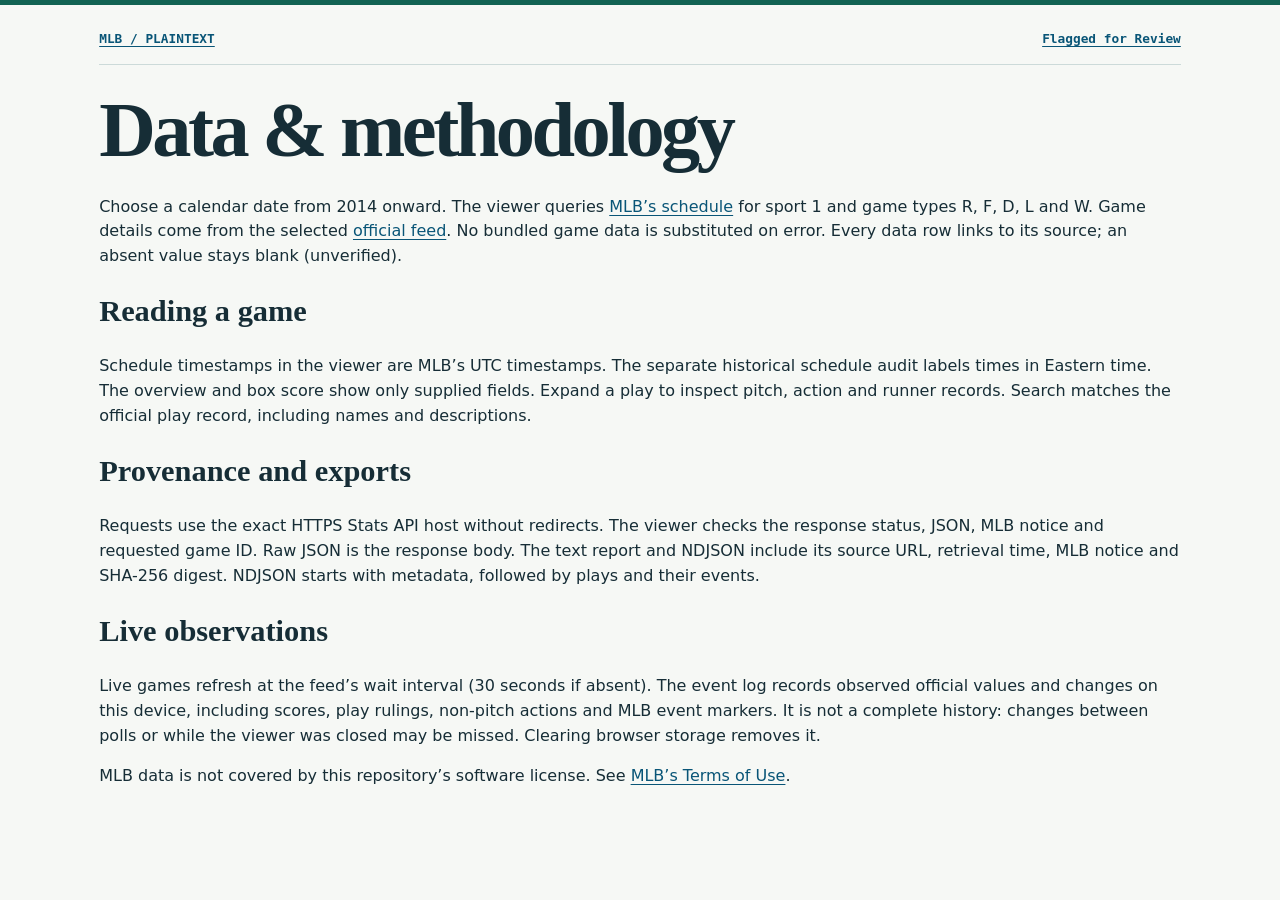
<file: docs/methodology.html>
<!doctype html>
<html lang="en">
  <meta charset="utf-8" /><meta
    name="viewport"
    content="width=device-width,initial-scale=1"
  /><title>Methodology · MLB Plaintext</title
  ><link rel="stylesheet" href="style.css" />
  <main>
    <nav>
      <a href="./">MLB / PLAINTEXT</a
      ><a href="review.html">Flagged for Review</a>
    </nav>
    <h1>Data &amp; methodology</h1>
    <p>
      Choose a calendar date from 2014 onward. The viewer queries
      <a
        href="https://statsapi.mlb.com/api/v1/schedule?sportId=1&amp;date=2024-04-01&amp;gameTypes=R,F,D,L,W"
        >MLB’s schedule</a
      >
      for sport 1 and game types R, F, D, L and W. Game details come from the
      selected
      <a href="https://statsapi.mlb.com/api/v1.1/game/745675/feed/live"
        >official feed</a
      >. No bundled game data is substituted on error. Every data row links to
      its source; an absent value stays blank (unverified).
    </p>
    <h2>Reading a game</h2>
    <p>
      Schedule timestamps in the viewer are MLB’s UTC timestamps. The separate
      historical schedule audit labels times in Eastern time. The overview and
      box score show only supplied fields. Expand a play to inspect pitch,
      action and runner records. Search matches the official play record,
      including names and descriptions.
    </p>
    <h2>Provenance and exports</h2>
    <p>
      Requests use the exact HTTPS Stats API host without redirects. The viewer
      checks the response status, JSON, MLB notice and requested game ID. Raw
      JSON is the response body. The text report and NDJSON include its source
      URL, retrieval time, MLB notice and SHA-256 digest. NDJSON starts with
      metadata, followed by plays and their events.
    </p>
    <h2>Live observations</h2>
    <p>
      Live games refresh at the feed’s wait interval (30 seconds if absent). The
      event log records observed official values and changes on this device,
      including scores, play rulings, non-pitch actions and MLB event markers.
      It is not a complete history: changes between polls or while the viewer
      was closed may be missed. Clearing browser storage removes it.
    </p>
    <p>
      MLB data is not covered by this repository’s software license. See
      <a href="https://www.mlb.com/official-information/terms-of-use"
        >MLB’s Terms of Use</a
      >.
    </p>
  </main>
</html>
</file>
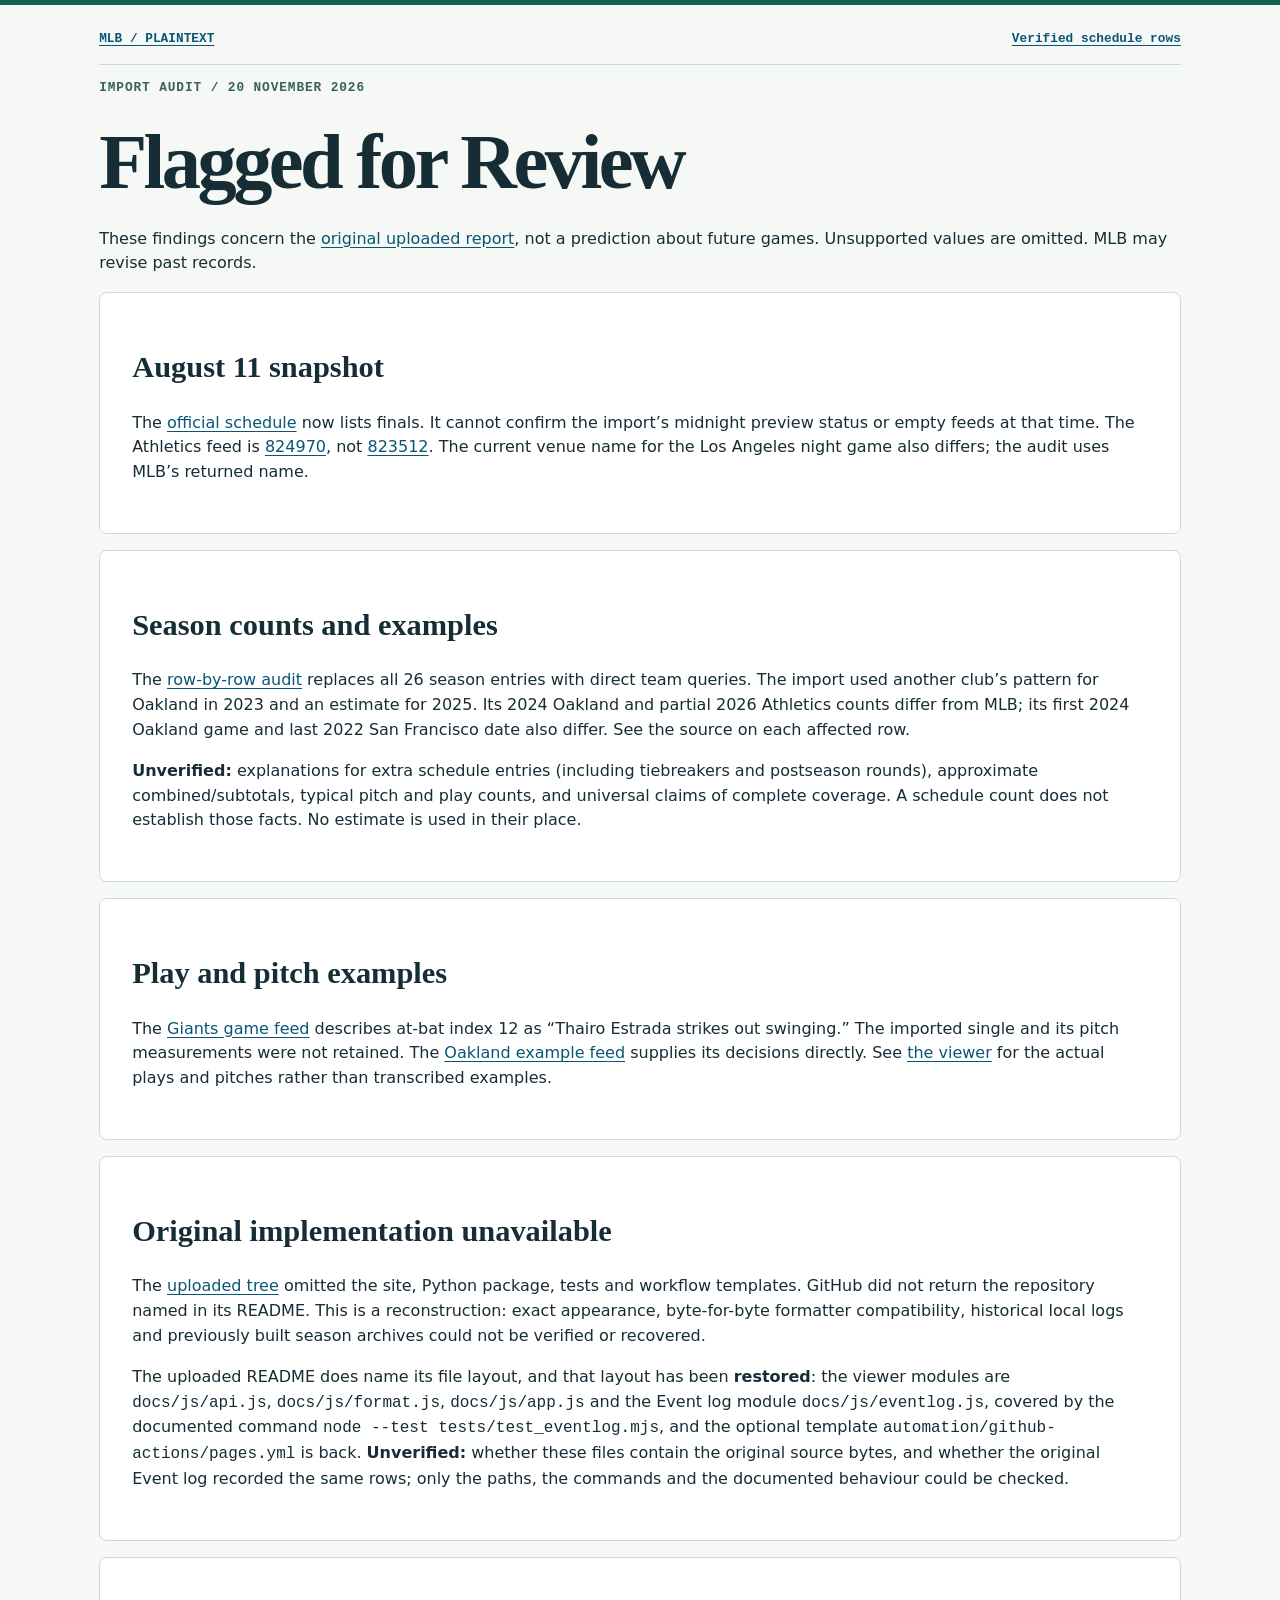
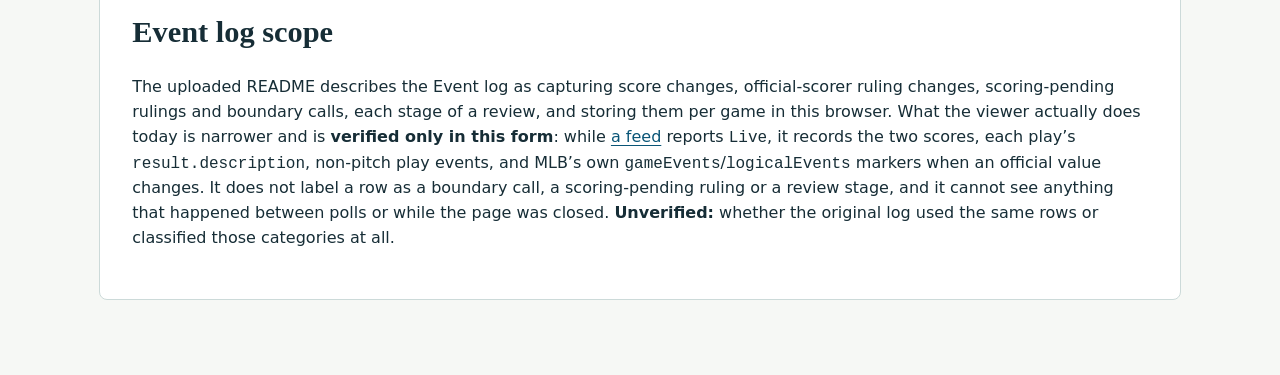
<file: docs/review.html>
<!doctype html>
<html lang="en">
  <meta charset="utf-8" /><meta
    name="viewport"
    content="width=device-width,initial-scale=1"
  /><title>Flagged for Review · MLB Plaintext</title
  ><link rel="stylesheet" href="style.css" />
  <main>
    <nav>
      <a href="./">MLB / PLAINTEXT</a
      ><a href="audit.html">Verified schedule rows</a>
    </nav>
    <p class="label">Import audit / 20 November 2026</p>
    <h1>Flagged for Review</h1>
    <p>
      These findings concern the
      <a
        href="https://github.com/snapquast73-boop/PBPMN/blob/14c9aaf304a65ef0c8e4b25819a6eb0b829218c3/GIANTS_ATHLETICS_2014-2026_REVIEW.md"
        >original uploaded report</a
      >, not a prediction about future games. Unsupported values are omitted.
      MLB may revise past records.
    </p>
    <section>
      <h2>August 11 snapshot</h2>
      <p>
        The
        <a
          href="https://statsapi.mlb.com/api/v1/schedule?sportId=1&amp;date=2026-08-11&amp;gameTypes=R,F,D,L,W"
          >official schedule</a
        >
        now lists finals. It cannot confirm the import’s midnight preview status
        or empty feeds at that time. The Athletics feed is
        <a href="https://statsapi.mlb.com/api/v1.1/game/824970/feed/live"
          >824970</a
        >, not
        <a href="https://statsapi.mlb.com/api/v1.1/game/823512/feed/live"
          >823512</a
        >. The current venue name for the Los Angeles night game also differs;
        the audit uses MLB’s returned name.
      </p>
    </section>
    <section>
      <h2>Season counts and examples</h2>
      <p>
        The <a href="audit.html">row-by-row audit</a> replaces all 26 season
        entries with direct team queries. The import used another club’s pattern
        for Oakland in 2023 and an estimate for 2025. Its 2024 Oakland and
        partial 2026 Athletics counts differ from MLB; its first 2024 Oakland
        game and last 2022 San Francisco date also differ. See the source on
        each affected row.
      </p>
      <p>
        <b>Unverified:</b> explanations for extra schedule entries (including
        tiebreakers and postseason rounds), approximate combined/subtotals,
        typical pitch and play counts, and universal claims of complete
        coverage. A schedule count does not establish those facts. No estimate
        is used in their place.
      </p>
    </section>
    <section>
      <h2>Play and pitch examples</h2>
      <p>
        The
        <a href="https://statsapi.mlb.com/api/v1.1/game/746170/feed/live"
          >Giants game feed</a
        >
        describes at-bat index 12 as “Thairo Estrada strikes out swinging.” The
        imported single and its pitch measurements were not retained. The
        <a href="https://statsapi.mlb.com/api/v1.1/game/745675/feed/live"
          >Oakland example feed</a
        >
        supplies its decisions directly. See
        <a href="./?date=2024-04-01&amp;game=745675">the viewer</a> for the
        actual plays and pitches rather than transcribed examples.
      </p>
    </section>
    <section>
      <h2>Original implementation unavailable</h2>
      <p>
        The
        <a
          href="https://github.com/snapquast73-boop/PBPMN/tree/14c9aaf304a65ef0c8e4b25819a6eb0b829218c3"
          >uploaded tree</a
        >
        omitted the site, Python package, tests and workflow templates. GitHub
        did not return the repository named in its README. This is a
        reconstruction: exact appearance, byte-for-byte formatter compatibility,
        historical local logs and previously built season archives could not be
        verified or recovered.
      </p>
      <p>
        The uploaded README does name its file layout, and that layout has been
        <b>restored</b>: the viewer modules are
        <code>docs/js/api.js</code>, <code>docs/js/format.js</code>,
        <code>docs/js/app.js</code> and the Event log module
        <code>docs/js/eventlog.js</code>, covered by the documented command
        <code>node --test tests/test_eventlog.mjs</code>, and the optional
        template <code>automation/github-actions/pages.yml</code> is back.
        <b>Unverified:</b> whether these files contain the original source
        bytes, and whether the original Event log recorded the same rows; only
        the paths, the commands and the documented behaviour could be checked.
      </p>
    </section>
    <section>
      <h2>Event log scope</h2>
      <p>
        The uploaded README describes the Event log as capturing score changes,
        official-scorer ruling changes, scoring-pending rulings and boundary
        calls, each stage of a review, and storing them per game in this
        browser. What the viewer actually does today is narrower and is
        <b>verified only in this form</b>: while
        <a href="https://statsapi.mlb.com/api/v1.1/game/745675/feed/live"
          >a feed</a
        >
        reports <code>Live</code>, it records the two scores, each play’s
        <code>result.description</code>, non-pitch play events, and MLB’s own
        <code>gameEvents</code>/<code>logicalEvents</code> markers when an
        official value changes. It does not label a row as a boundary call, a
        scoring-pending ruling or a review stage, and it cannot see anything
        that happened between polls or while the page was closed.
        <b>Unverified:</b> whether the original log used the same rows or
        classified those categories at all.
      </p>
    </section>
  </main>
</html>
</file>
<file: docs/style.css>
:root {
  color-scheme: light;
  --ink: #162d36;
  --blue: #095577;
  --muted: #496169;
  --line: #ccdad9;
}
* {
  box-sizing: border-box;
}
body {
  margin: 0;
  background: #f6f8f5;
  color: var(--ink);
  font:
    16px/1.55 system-ui,
    sans-serif;
  border-top: 5px solid #126353;
}
main {
  max-width: 74rem;
  margin: auto;
  padding: 1.5rem clamp(1rem, 4vw, 3.5rem) 4rem;
}
nav,
footer,
.label,
th,
small {
  font:
    600 0.8rem/1.5 ui-monospace,
    monospace;
}
nav {
  display: flex;
  flex-wrap: wrap;
  gap: 0.6rem;
  align-items: center;
  justify-content: space-between;
  padding: 0 0 1rem;
  border-bottom: 1px solid var(--line);
}
a {
  color: var(--blue);
  text-underline-offset: 3px;
}
header {
  padding: 2rem 0 1rem;
}
.label,
th {
  color: #36615c;
  letter-spacing: 0.07em;
  text-transform: uppercase;
}
h1,
h2,
h3 {
  line-height: 1.15;
}
h1 {
  font:
    600 clamp(2.6rem, 7vw, 4.9rem) / 1.05 Georgia,
    serif;
  letter-spacing: -0.045em;
  margin: 0.3em 0;
}
h2 {
  font:
    600 1.9rem Georgia,
    serif;
}
section {
  background: white;
  padding: clamp(1rem, 3vw, 2rem);
  border: 1px solid var(--line);
  border-radius: 8px;
  margin: 1rem 0;
}
input,
button {
  font: inherit;
  padding: 0.4rem 0.7rem;
  border: 1px solid #88a3a3;
  border-radius: 4px;
  background: white;
  color: var(--ink);
}
button {
  cursor: pointer;
  margin: 0.2rem 0.25rem 0.2rem 0;
}
button:hover,
button[aria-pressed="true"],
form button {
  background: #165d52;
  color: white;
}
label {
  font-weight: 600;
}
#games {
  display: grid;
  grid-template-columns: repeat(auto-fit, minmax(min(100%, 17rem), 1fr));
  gap: 0.5rem;
}
#games a {
  display: block;
  border: 1px solid var(--line);
  padding: 0.8rem;
  border-radius: 5px;
}
small {
  display: block;
  color: var(--muted);
}
table {
  border-collapse: collapse;
  width: 100%;
  margin: 1rem 0;
  font-variant-numeric: tabular-nums;
}
td,
th {
  text-align: left;
  border-bottom: 1px solid var(--line);
  padding: 0.45rem 0.6rem;
}
.scroll,
pre {
  overflow: auto;
}
pre {
  white-space: pre-wrap;
  overflow-wrap: anywhere;
}
details {
  border-bottom: 1px solid var(--line);
  padding: 0.6rem 0;
}
summary {
  cursor: pointer;
}
#tabs,
#filter,
#exports {
  display: block;
  margin: 0.8rem 0;
}
footer {
  margin-top: 2rem;
  color: var(--muted);
}
[hidden] {
  display: none !important;
}
</file>
<file: docs/css/app.css>
/* docs/css/app.css — dependency-free stylesheet for the static viewer. */

:root {
  --ink: #14202b;
  --ink-soft: #4a5a68;
  --paper: #fbfaf7;
  --panel: #ffffff;
  --line: #d9d5cc;
  --accent: #0b5f8a;
  --accent-soft: #e6f1f7;
  --warn: #8a3b0b;
  --warn-soft: #fdf1e6;
  --ok: #1f6b3a;
  --ok-soft: #e9f5ee;
  --error: #8a1f1f;
  --error-soft: #fceceb;
  --mono: ui-monospace, SFMono-Regular, "SF Mono", Menlo, Consolas, "Liberation Mono", monospace;
}

* { box-sizing: border-box; }

html { -webkit-text-size-adjust: 100%; }

body {
  margin: 0;
  background: var(--paper);
  color: var(--ink);
  font: 16px/1.55 -apple-system, BlinkMacSystemFont, "Segoe UI", Roboto, Helvetica, Arial, sans-serif;
}

.wrap { width: min(1120px, 100% - 2.5rem); margin-inline: auto; }

a { color: var(--accent); }
a:hover { text-decoration-thickness: 2px; }

code, .mono { font-family: var(--mono); font-size: 0.9em; }

.site-header {
  border-bottom: 1px solid var(--line);
  background: var(--panel);
}

.site-header .wrap {
  display: flex;
  flex-wrap: wrap;
  gap: 0.75rem 1.5rem;
  align-items: baseline;
  justify-content: space-between;
  padding: 0.9rem 0;
}

.brand { margin: 0; font-weight: 700; letter-spacing: 0.01em; }
.brand a { color: var(--ink); text-decoration: none; }

.site-nav { display: flex; flex-wrap: wrap; gap: 1rem; font-size: 0.92rem; }
.site-nav a { text-decoration: none; }
.site-nav a:hover { text-decoration: underline; }

main { padding: 1.75rem 0 3rem; }

.intro h1 { font-size: clamp(1.5rem, 1.2rem + 1.2vw, 2.1rem); margin: 0 0 0.5rem; }
.intro p { max-width: 62ch; color: var(--ink-soft); margin: 0 0 1.25rem; }

.controls {
  display: flex;
  flex-wrap: wrap;
  gap: 0.75rem 1.5rem;
  align-items: flex-end;
  justify-content: space-between;
  padding: 1rem 1.1rem;
  border: 1px solid var(--line);
  border-radius: 10px;
  background: var(--panel);
}

#date-form { display: flex; flex-wrap: wrap; gap: 0.6rem; align-items: center; }
#date-form label { font-weight: 600; font-size: 0.9rem; }

input[type="date"], input[type="search"] {
  font: inherit;
  padding: 0.45rem 0.6rem;
  border: 1px solid var(--line);
  border-radius: 7px;
  background: #fff;
  color: var(--ink);
}

button {
  font: inherit;
  padding: 0.45rem 0.9rem;
  border-radius: 7px;
  border: 1px solid var(--accent);
  background: var(--accent);
  color: #fff;
  cursor: pointer;
}
button:hover { filter: brightness(1.08); }
button:focus-visible, input:focus-visible, tr[data-gamepk]:focus-visible {
  outline: 3px solid #8ec6e6;
  outline-offset: 2px;
}
button.ghost { background: #fff; color: var(--accent); }
button.link {
  background: none;
  border: none;
  color: var(--accent);
  padding: 0;
  text-decoration: underline;
}

.hint { margin: 0; max-width: 48ch; font-size: 0.85rem; color: var(--ink-soft); }

.status {
  margin: 1rem 0 0;
  padding: 0.6rem 0.8rem;
  border-radius: 8px;
  border: 1px solid var(--line);
  font-size: 0.88rem;
  word-break: break-word;
}
.status.info { background: var(--accent-soft); border-color: #bcd9e8; }
.status.ok { background: var(--ok-soft); border-color: #bfe0cb; color: #164a2a; }
.status.error { background: var(--error-soft); border-color: #e7c3c1; color: var(--error); }

.panel {
  margin-top: 1.25rem;
  padding: 1rem 1.1rem;
  border: 1px solid var(--line);
  border-radius: 10px;
  background: var(--panel);
  overflow-x: auto;
}

.muted { color: var(--ink-soft); font-size: 0.9rem; }

table { border-collapse: collapse; width: 100%; font-size: 0.92rem; }
caption { text-align: left; font-weight: 600; padding-bottom: 0.35rem; }

th, td { padding: 0.35rem 0.45rem; border-bottom: 1px solid var(--line); text-align: center; }
th.team, td.team, th.name, td.name { text-align: left; }
thead th { font-size: 0.78rem; text-transform: uppercase; letter-spacing: 0.04em; color: var(--ink-soft); }
table.schedule tbody tr { cursor: pointer; }
table.schedule tbody tr:hover { background: var(--accent-soft); }
table.schedule tbody tr.current { background: var(--accent-soft); font-weight: 600; }
table.linescore td.tot, table.linescore th.tot { font-weight: 700; background: #f7f6f2; }
table.stats td.name { white-space: nowrap; }
.pos { color: var(--ink-soft); font-size: 0.78rem; }

#game-title { margin: 0 0 0.35rem; font-size: 1.2rem; }

.game-meta {
  display: flex;
  flex-wrap: wrap;
  gap: 0.4rem 0.9rem;
  align-items: center;
  font-size: 0.86rem;
  color: var(--ink-soft);
  margin-bottom: 0.9rem;
}

.badge {
  padding: 0.1rem 0.5rem;
  border-radius: 999px;
  border: 1px solid var(--line);
  font-weight: 600;
  font-size: 0.78rem;
  color: var(--ink);
  background: #f4f2ec;
}
.badge.live { background: var(--warn-soft); border-color: #e8c9a9; color: var(--warn); }
.badge.final { background: #eef0f3; }

.toolbar {
  display: flex;
  flex-wrap: wrap;
  gap: 0.75rem;
  justify-content: space-between;
  align-items: center;
  border-bottom: 1px solid var(--line);
  padding-bottom: 0.75rem;
}

.tabs { display: flex; flex-wrap: wrap; gap: 0.35rem; }
.tabs button {
  background: #fff;
  color: var(--ink-soft);
  border: 1px solid var(--line);
  font-size: 0.9rem;
}
.tabs button.active {
  background: var(--accent);
  color: #fff;
  border-color: var(--accent);
  font-weight: 600;
}

.downloads { display: flex; flex-wrap: wrap; gap: 0.4rem; }
.downloads button { font-size: 0.85rem; padding: 0.35rem 0.7rem; }

.search-row {
  display: flex;
  flex-wrap: wrap;
  gap: 0.6rem;
  align-items: center;
  padding: 0.75rem 0;
}
.search-row label { font-size: 0.86rem; font-weight: 600; }
#search { flex: 1 1 18rem; }

.game-body { padding-top: 0.25rem; }

.inning { margin-top: 1rem; }
.inning h3 {
  margin: 0 0 0.4rem;
  font-size: 0.86rem;
  letter-spacing: 0.05em;
  text-transform: uppercase;
  color: var(--ink-soft);
  border-bottom: 1px solid var(--line);
  padding-bottom: 0.2rem;
}

ol.plays, ul.events, ul.runners, ol.eventlog { list-style: none; margin: 0; padding: 0; }

li.play {
  padding: 0.55rem 0 0.55rem 0.65rem;
  border-left: 3px solid transparent;
  border-bottom: 1px solid #efede7;
}
li.play.scoring { border-left-color: #d5a021; background: #fffdf3; }
.play-index { font-family: var(--mono); color: var(--ink-soft); font-size: 0.82rem; }
.count { font-family: var(--mono); font-size: 0.8rem; color: var(--ink-soft); }
.description { margin: 0.2rem 0; }
.matchup { margin: 0; font-size: 0.82rem; color: var(--ink-soft); }

ul.events, ul.runners {
  margin: 0.35rem 0 0;
  padding-left: 0.1rem;
  font-size: 0.8rem;
  color: var(--ink-soft);
  font-family: var(--mono);
}
ul.events li, ul.runners li { padding: 0.1rem 0; }
.ev-label { display: inline-block; min-width: 4.6rem; color: var(--ink); }
.ev-meta { color: #6d7d8a; }

dl.decisions {
  display: grid;
  grid-template-columns: max-content 1fr;
  gap: 0.15rem 0.9rem;
  margin: 1rem 0 0;
  font-size: 0.9rem;
}
dl.decisions dt { font-weight: 600; }
dl.decisions dd { margin: 0; }

ol.eventlog li {
  padding: 0.35rem 0;
  border-bottom: 1px solid #efede7;
  font-size: 0.88rem;
}
ol.eventlog time { font-family: var(--mono); font-size: 0.76rem; color: var(--ink-soft); }
.tag {
  display: inline-block;
  font-size: 0.7rem;
  text-transform: uppercase;
  letter-spacing: 0.04em;
  padding: 0.05rem 0.35rem;
  border-radius: 4px;
  background: #eeece6;
  color: var(--ink-soft);
}
.kind-score .tag { background: var(--ok-soft); color: var(--ok); }
.kind-review-open .tag, .kind-review-decided .tag { background: var(--warn-soft); color: var(--warn); }
.kind-ruling-change .tag, .kind-scoring-pending .tag { background: var(--accent-soft); color: var(--accent); }

.notes { margin-top: 2rem; }
.notes h2 { font-size: 1.05rem; }
.notes ul { color: var(--ink-soft); font-size: 0.92rem; }

.site-footer {
  border-top: 1px solid var(--line);
  background: var(--panel);
  color: var(--ink-soft);
  font-size: 0.82rem;
  padding: 1rem 0;
}

/* Documentation pages (methodology.html, flagged.html) */
.doc { max-width: 76ch; }
.doc h1 { font-size: clamp(1.4rem, 1.1rem + 1vw, 1.9rem); margin-top: 1.4rem; }
.doc h2 { font-size: 1.12rem; margin-top: 1.9rem; }
.doc h3 { font-size: 0.98rem; margin-top: 1.4rem; }
.doc table { margin: 0.75rem 0 1.25rem; }
.doc th, .doc td { text-align: left; vertical-align: top; }
.doc td code, .doc th code { word-break: break-all; }
.doc .callout {
  border-left: 4px solid #d5a021;
  background: #fffdf3;
  padding: 0.7rem 0.9rem;
  margin: 1rem 0;
}
.doc .flag { border-left-color: var(--warn); background: var(--warn-soft); }
.status-pill {
  display: inline-block;
  font-size: 0.72rem;
  text-transform: uppercase;
  letter-spacing: 0.04em;
  padding: 0.08rem 0.4rem;
  border-radius: 4px;
  font-weight: 700;
}
.status-pill.verified { background: var(--ok-soft); color: var(--ok); }
.status-pill.unverified { background: var(--error-soft); color: var(--error); }
.status-pill.estimated { background: var(--warn-soft); color: var(--warn); }

@media (max-width: 640px) {
  .wrap { width: calc(100% - 1.5rem); }
  .toolbar { flex-direction: column; align-items: stretch; }
  table { font-size: 0.84rem; }
  th, td { padding: 0.28rem 0.3rem; }
}
</file>
